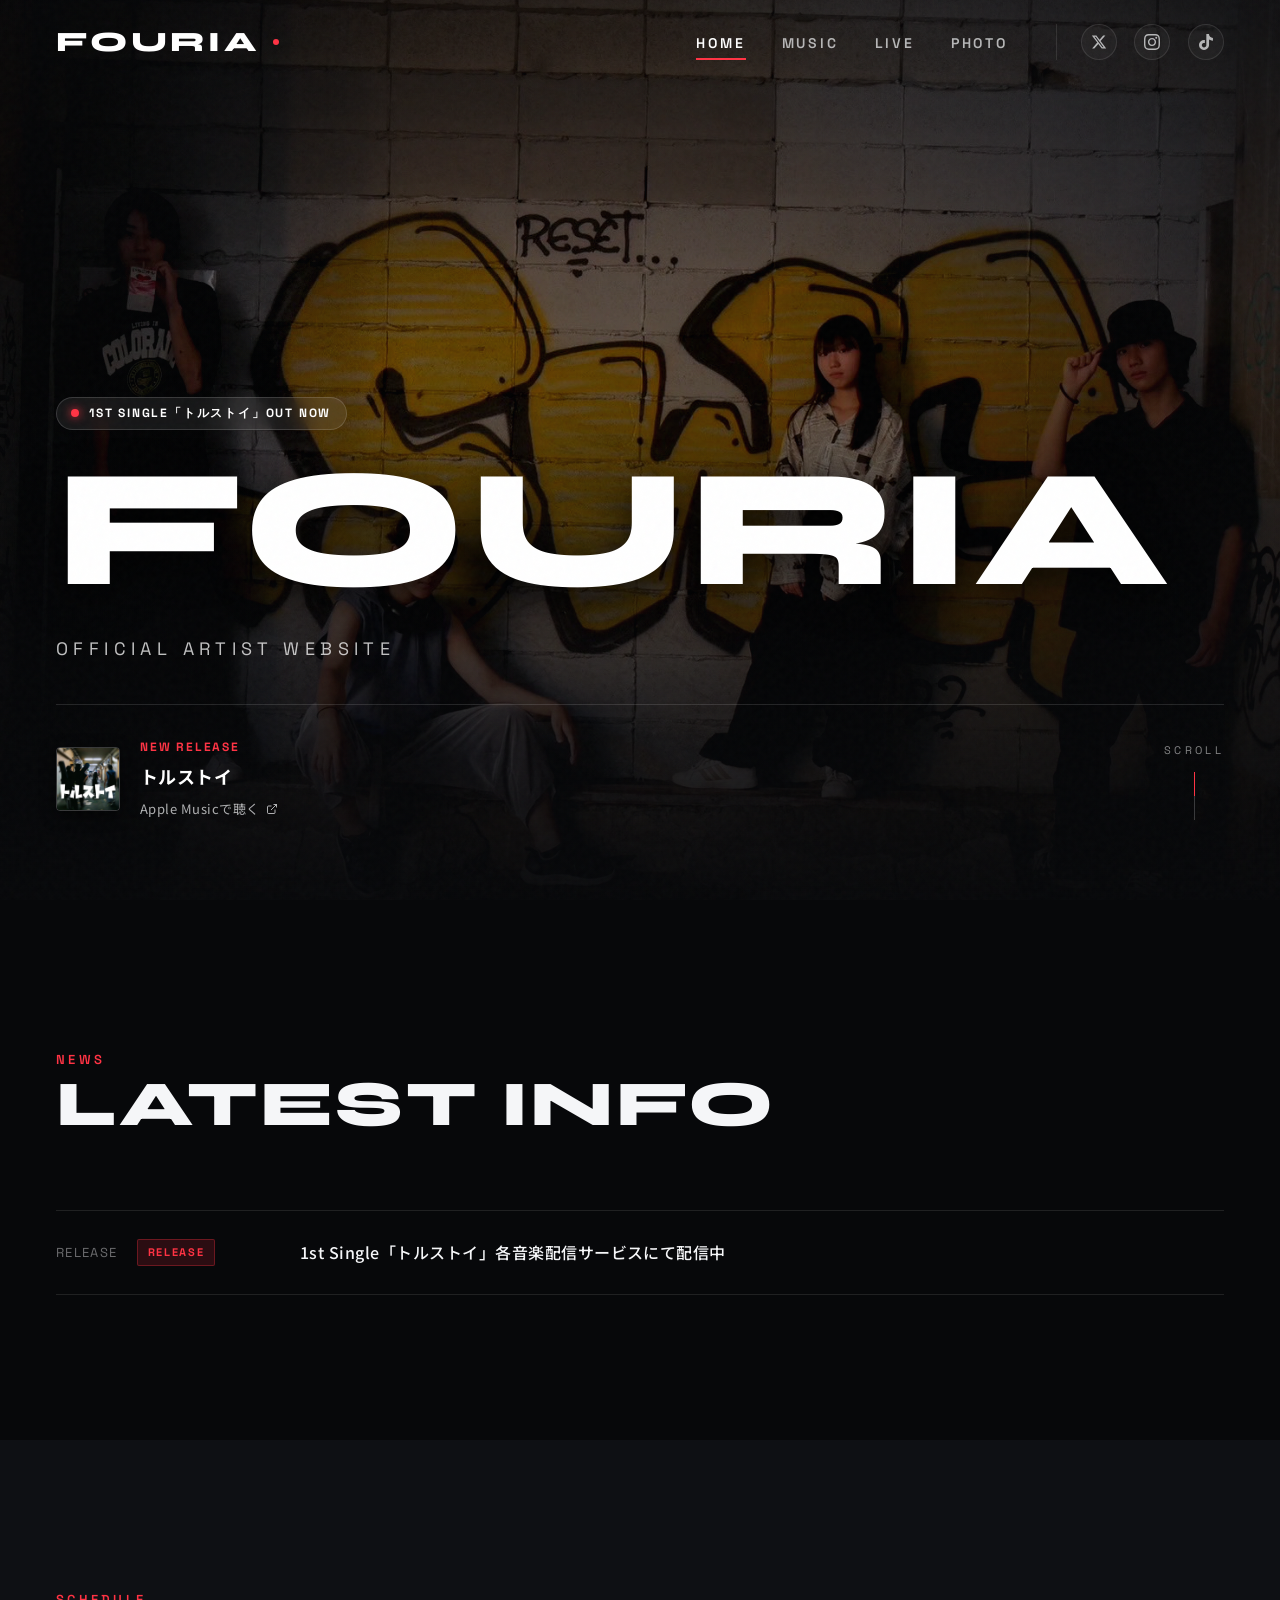
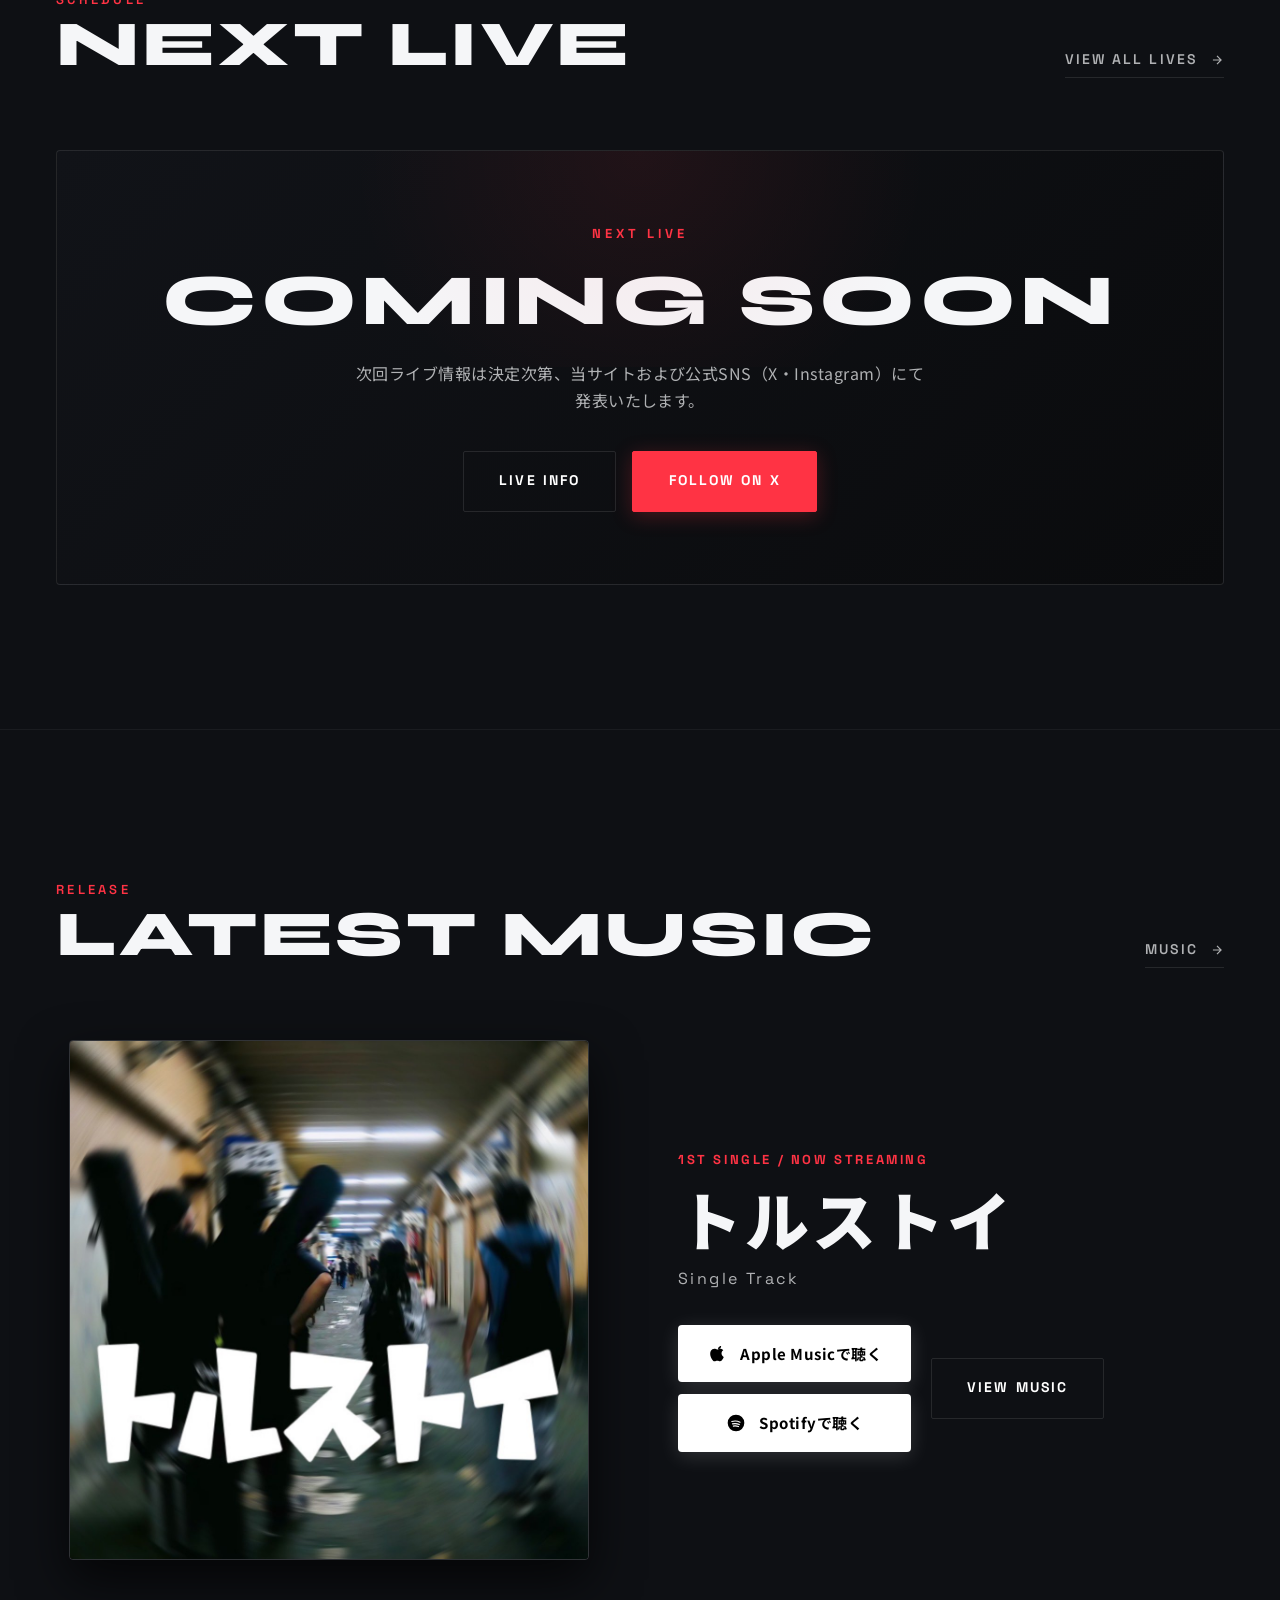
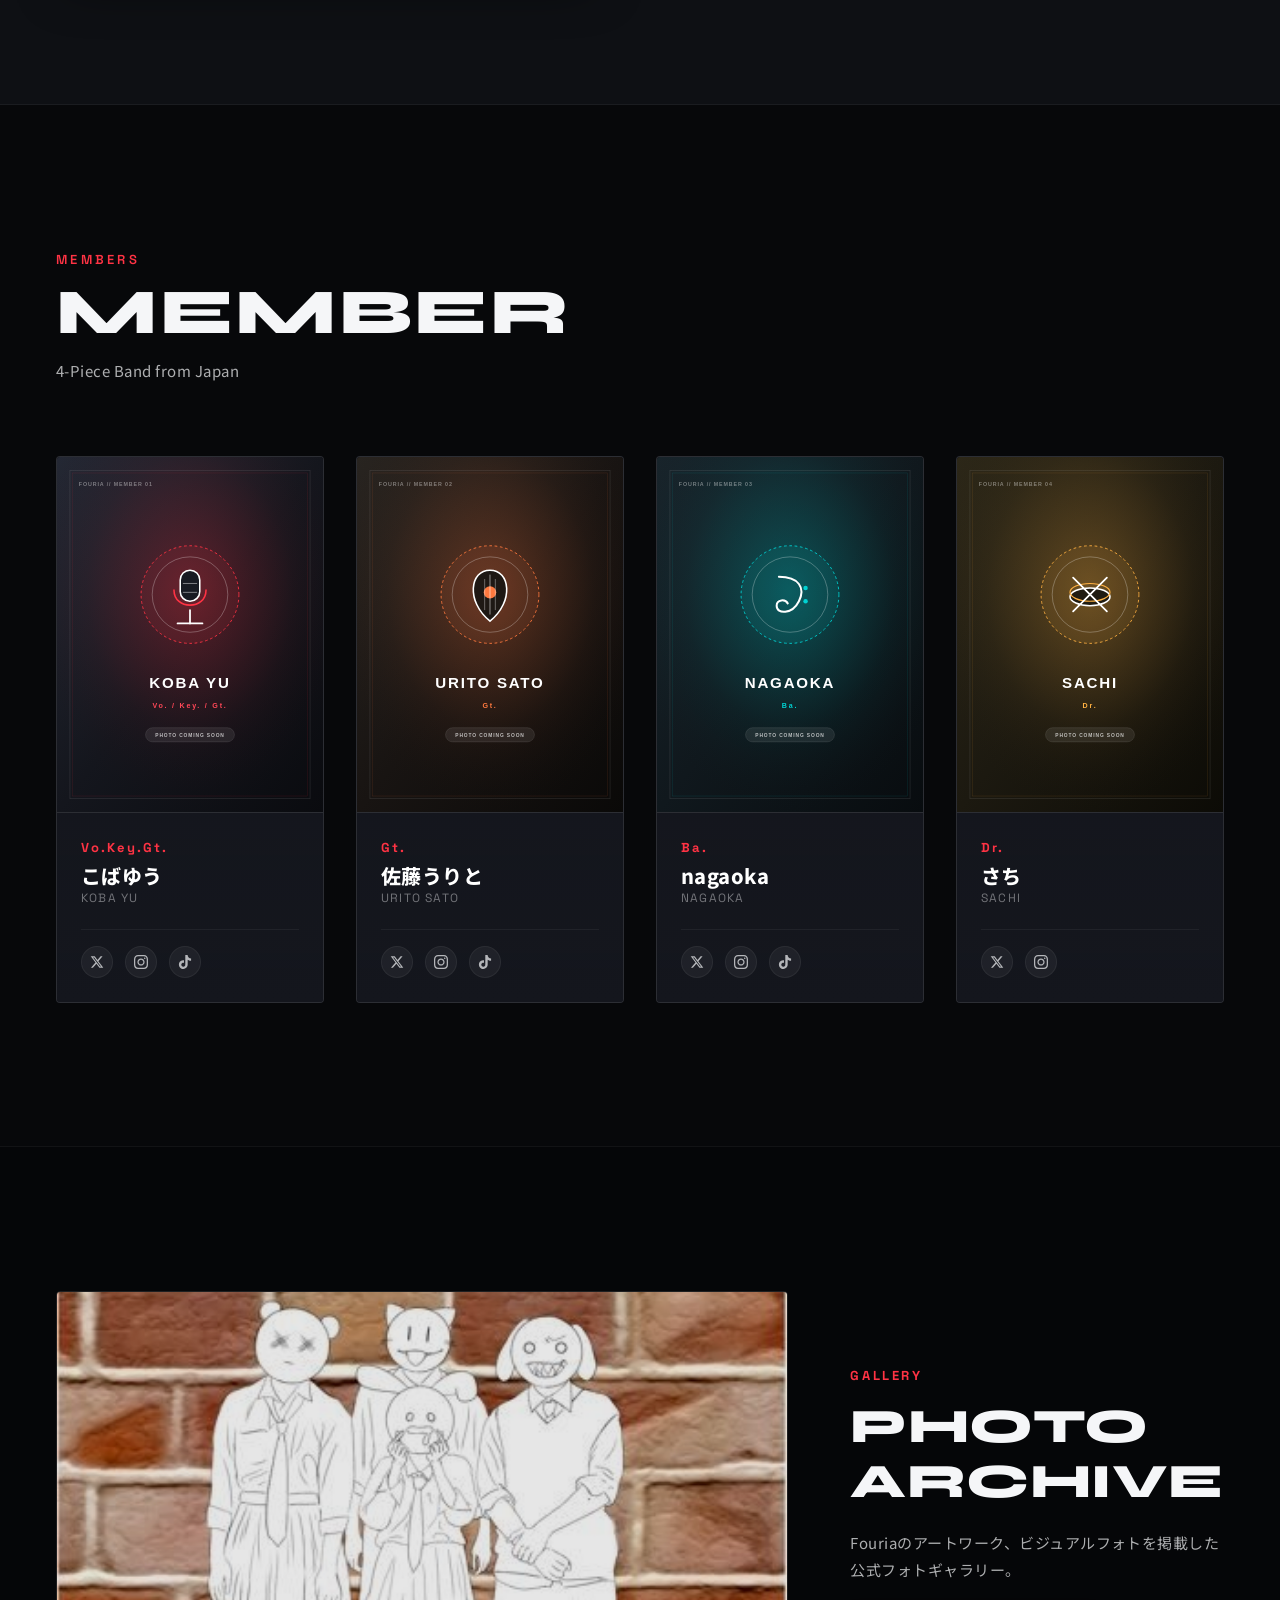
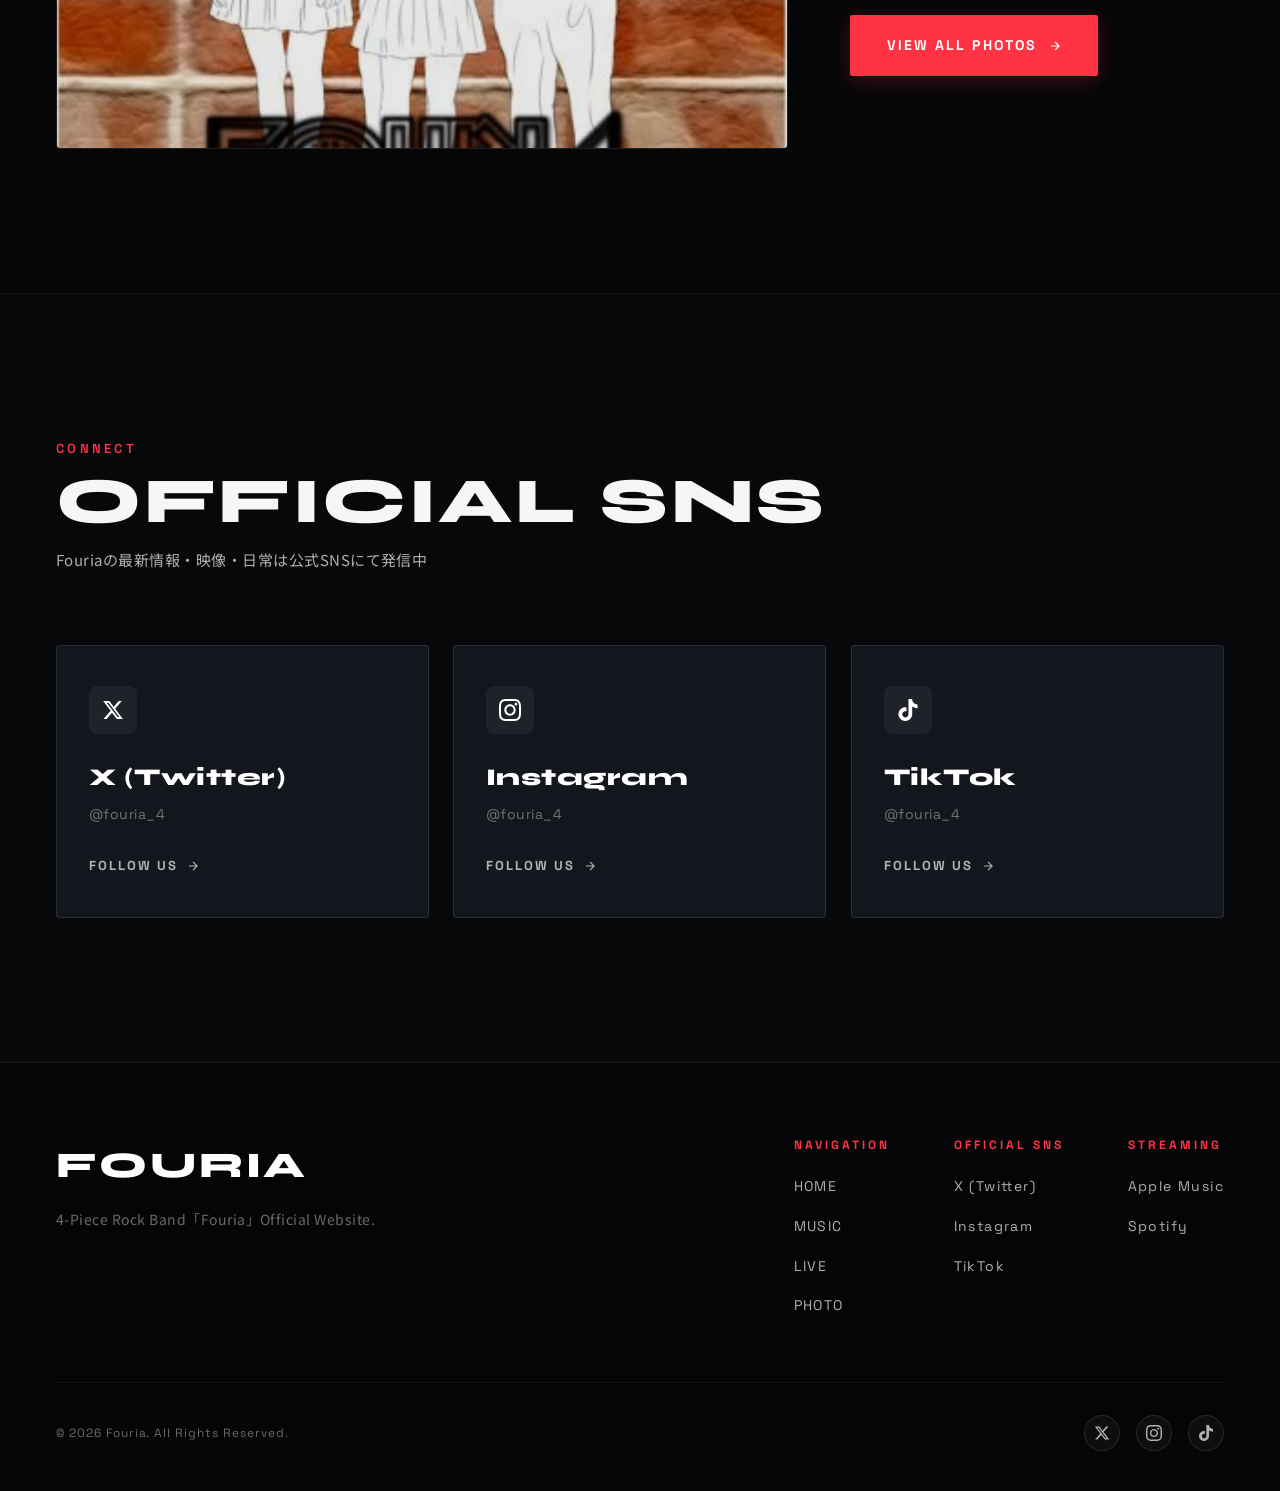
<file: index.html>
<!DOCTYPE html>
<html lang="ja">
<head>
  <meta charset="UTF-8">
  <meta name="viewport" content="width=device-width, initial-scale=1.0">
  <title>Fouria | Official Website</title>
  <meta name="description" content="Fouriaの公式Webサイト。最新の楽曲、ライブ情報、写真などを掲載。">
  <link rel="icon" type="image/svg+xml" href="favicon.svg">

  <!-- Open Graph / OGP -->
  <meta property="og:type" content="website">
  <meta property="og:title" content="Fouria | Official Website">
  <meta property="og:description" content="Fouriaの公式Webサイト。最新の楽曲、ライブ情報、写真などを掲載。">
  <meta property="og:image" content="images/music/tolstoy.jpg">
  <meta name="twitter:card" content="summary_large_image">
  <meta name="twitter:site" content="@fouria_4">

  <!-- Google Fonts -->
  <link rel="preconnect" href="https://fonts.googleapis.com">
  <link rel="preconnect" href="https://fonts.gstatic.com" crossorigin>
  <link href="https://fonts.googleapis.com/css2?family=Noto+Sans+JP:wght@400;500;700;900&family=Space+Grotesk:wght@500;600;700&family=Syne:wght@700;800;900&display=swap" rel="stylesheet">

  <!-- Main Stylesheet -->
  <link rel="stylesheet" href="css/style.css">
</head>
<body data-page="home">

  <!-- ======================================================================
       HEADER / GLOBAL NAVIGATION
       ====================================================================== -->
  <header class="site-header" id="site-header">
    <div class="container header-inner">
      <!-- Band Brand Logo -->
      <a href="index.html" class="site-logo" aria-label="Fouria Official Website">
        <span class="site-logo__text">FOURIA</span>
        <span class="site-logo__dot"></span>
      </a>

      <!-- Desktop Navigation -->
      <nav class="desktop-nav" aria-label="Primary Navigation">
        <ul class="nav-links">
          <li><a href="index.html" class="nav-link active">HOME</a></li>
          <li><a href="music.html" class="nav-link">MUSIC</a></li>
          <li><a href="live.html" class="nav-link">LIVE</a></li>
          <li><a href="photo.html" class="nav-link">PHOTO</a></li>
        </ul>

        <!-- Quick SNS Links -->
        <div class="header-sns">
          <a href="https://x.com/fouria_4?s=11" target="_blank" rel="noopener noreferrer" class="sns-icon-btn" title="Fouria on X" aria-label="Fouria Official X">
            <svg viewBox="0 0 24 24" width="15" height="15"><path fill="currentColor" d="M18.244 2.25h3.308l-7.227 8.26 8.502 11.24H16.17l-5.214-6.817L4.99 21.75H1.68l7.73-8.835L1.254 2.25H8.08l4.713 6.231zm-1.161 17.52h1.833L7.084 4.126H5.117z"/></svg>
          </a>
          <a href="https://www.instagram.com/fouria_4/" target="_blank" rel="noopener noreferrer" class="sns-icon-btn" title="Fouria on Instagram" aria-label="Fouria Official Instagram">
            <svg viewBox="0 0 24 24" width="15" height="15"><path fill="currentColor" d="M12 2.163c3.204 0 3.584.012 4.85.07 3.252.148 4.771 1.691 4.919 4.919.058 1.265.069 1.645.069 4.849 0 3.205-.012 3.584-.069 4.849-.149 3.225-1.664 4.771-4.919 4.919-1.266.058-1.644.07-4.85.07-3.204 0-3.584-.012-4.849-.07-3.26-.149-4.771-1.699-4.919-4.92-.058-1.265-.07-1.644-.07-4.849 0-3.204.013-3.583.07-4.849.149-3.227 1.664-4.771 4.919-4.919 1.266-.057 1.645-.069 4.849-.069zm0-2.163c-3.259 0-3.667.014-4.947.072-4.358.2-6.78 2.618-6.98 6.98-.059 1.281-.073 1.689-.073 4.948 0 3.259.014 3.668.072 4.948.2 4.358 2.618 6.78 6.98 6.98 1.281.058 1.689.072 4.948.072 3.259 0 3.668-.014 4.948-.072 4.354-.2 6.782-2.618 6.979-6.98.059-1.28.073-1.689.073-4.948 0-3.259-.014-3.667-.072-4.947-.196-4.354-2.617-6.78-6.979-6.98-1.281-.059-1.69-.073-4.949-.073zm0 5.838c-3.403 0-6.162 2.759-6.162 6.162s2.759 6.163 6.162 6.163 6.162-2.759 6.162-6.163c0-3.403-2.759-6.162-6.162-6.162zm0 10.162c-2.209 0-4-1.79-4-4 0-2.209 1.791-4 4-4s4 1.791 4 4c0 2.21-1.791 4-4 4zm6.406-11.845c-.796 0-1.441.645-1.441 1.44s.645 1.44 1.441 1.44c.795 0 1.439-.645 1.439-1.44s-.644-1.44-1.439-1.44z"/></svg>
          </a>
          <a href="https://www.tiktok.com/@fouria_4" target="_blank" rel="noopener noreferrer" class="sns-icon-btn" title="Fouria on TikTok" aria-label="Fouria Official TikTok">
            <svg viewBox="0 0 24 24" width="15" height="15"><path fill="currentColor" d="M12.525.02c1.31-.02 2.61-.01 3.91-.02.08 1.53.63 3.09 1.75 4.17 1.12 1.11 2.7 1.62 4.24 1.79v4.03c-1.44-.05-2.89-.35-4.2-.97-.57-.26-1.1-.59-1.62-.93-.01 2.92.01 5.84-.02 8.75-.08 1.4-.54 2.79-1.35 3.94-1.31 1.92-3.58 3.17-5.91 3.21-1.43.08-2.86-.31-4.08-1.03-2.02-1.19-3.44-3.37-3.65-5.71-.02-.5-.03-1-.01-1.49.18-1.9 1.12-3.72 2.58-4.96 1.66-1.44 3.98-2.13 6.15-1.72.02 1.48-.04 2.96-.04 4.44-.99-.32-2.15-.23-3.02.37-.63.41-1.11 1.04-1.36 1.75-.21.51-.24 1.07-.14 1.61.24 1.64 1.82 3.02 3.5 2.87 1.12-.01 2.19-.66 2.77-1.61.19-.33.4-.67.41-1.06.1-1.79.06-3.57.07-5.36.01-4.03-.01-8.05.02-12.07z"/></svg>
          </a>
        </div>
      </nav>

      <!-- Mobile Hamburger Button -->
      <button type="button" class="menu-toggle" aria-label="Toggle menu" aria-expanded="false">
        <span class="menu-toggle__line"></span>
        <span class="menu-toggle__line"></span>
      </button>
    </div>
  </header>

  <!-- Mobile Fullscreen Navigation Overlay -->
  <div class="mobile-nav" id="mobile-nav" aria-hidden="true">
    <ul class="mobile-nav__list">
      <li><a href="index.html" class="mobile-nav__link active"><span class="num">01</span>HOME</a></li>
      <li><a href="music.html" class="mobile-nav__link"><span class="num">02</span>MUSIC</a></li>
      <li><a href="live.html" class="mobile-nav__link"><span class="num">03</span>LIVE</a></li>
      <li><a href="photo.html" class="mobile-nav__link"><span class="num">04</span>PHOTO</a></li>
    </ul>

    <div class="mobile-nav__footer">
      <span class="mobile-nav__sns-label">OFFICIAL SNS</span>
      <div class="mobile-nav__sns-links">
        <a href="https://x.com/fouria_4?s=11" target="_blank" rel="noopener noreferrer" class="sns-icon-btn" aria-label="X">
          <svg viewBox="0 0 24 24" width="16" height="16"><path fill="currentColor" d="M18.244 2.25h3.308l-7.227 8.26 8.502 11.24H16.17l-5.214-6.817L4.99 21.75H1.68l7.73-8.835L1.254 2.25H8.08l4.713 6.231zm-1.161 17.52h1.833L7.084 4.126H5.117z"/></svg>
        </a>
        <a href="https://www.instagram.com/fouria_4/" target="_blank" rel="noopener noreferrer" class="sns-icon-btn" aria-label="Instagram">
          <svg viewBox="0 0 24 24" width="16" height="16"><path fill="currentColor" d="M12 2.163c3.204 0 3.584.012 4.85.07 3.252.148 4.771 1.691 4.919 4.919.058 1.265.069 1.645.069 4.849 0 3.205-.012 3.584-.069 4.849-.149 3.225-1.664 4.771-4.919 4.919-1.266.058-1.644.07-4.85.07-3.204 0-3.584-.012-4.849-.07-3.26-.149-4.771-1.699-4.919-4.92-.058-1.265-.07-1.644-.07-4.849 0-3.204.013-3.583.07-4.849.149-3.227 1.664-4.771 4.919-4.919 1.266-.057 1.645-.069 4.849-.069zm0-2.163c-3.259 0-3.667.014-4.947.072-4.358.2-6.78 2.618-6.98 6.98-.059 1.281-.073 1.689-.073 4.948 0 3.259.014 3.668.072 4.948.2 4.358 2.618 6.78 6.98 6.98 1.281.058 1.689.072 4.948.072 3.259 0 3.668-.014 4.948-.072 4.354-.2 6.782-2.618 6.979-6.98.059-1.28.073-1.689.073-4.948 0-3.259-.014-3.667-.072-4.947-.196-4.354-2.617-6.78-6.979-6.98-1.281-.059-1.69-.073-4.949-.073zm0 5.838c-3.403 0-6.162 2.759-6.162 6.162s2.759 6.163 6.162 6.163 6.162-2.759 6.162-6.163c0-3.403-2.759-6.162-6.162-6.162zm0 10.162c-2.209 0-4-1.79-4-4 0-2.209 1.791-4 4-4s4 1.791 4 4c0 2.21-1.791 4-4 4zm6.406-11.845c-.796 0-1.441.645-1.441 1.44s.645 1.44 1.441 1.44c.795 0 1.439-.645 1.439-1.44s-.644-1.44-1.439-1.44z"/></svg>
        </a>
        <a href="https://www.tiktok.com/@fouria_4" target="_blank" rel="noopener noreferrer" class="sns-icon-btn" aria-label="TikTok">
          <svg viewBox="0 0 24 24" width="16" height="16"><path fill="currentColor" d="M12.525.02c1.31-.02 2.61-.01 3.91-.02.08 1.53.63 3.09 1.75 4.17 1.12 1.11 2.7 1.62 4.24 1.79v4.03c-1.44-.05-2.89-.35-4.2-.97-.57-.26-1.1-.59-1.62-.93-.01 2.92.01 5.84-.02 8.75-.08 1.4-.54 2.79-1.35 3.94-1.31 1.92-3.58 3.17-5.91 3.21-1.43.08-2.86-.31-4.08-1.03-2.02-1.19-3.44-3.37-3.65-5.71-.02-.5-.03-1-.01-1.49.18-1.9 1.12-3.72 2.58-4.96 1.66-1.44 3.98-2.13 6.15-1.72.02 1.48-.04 2.96-.04 4.44-.99-.32-2.15-.23-3.02.37-.63.41-1.11 1.04-1.36 1.75-.21.51-.24 1.07-.14 1.61.24 1.64 1.82 3.02 3.5 2.87 1.12-.01 2.19-.66 2.77-1.61.19-.33.4-.67.41-1.06.1-1.79.06-3.57.07-5.36.01-4.03-.01-8.05.02-12.07z"/></svg>
        </a>
      </div>
    </div>
  </div>

  <main>
    <!-- ======================================================================
         01. HERO SECTION
         ====================================================================== -->
    <section class="hero" id="hero">
      <div class="hero__bg">
        <img src="images/photo/fouria_band.jpg" alt="Fouria members in front of a yellow graffiti wall" class="hero__bg-img" fetchpriority="high">
        <div class="hero__overlay"></div>
      </div>

      <div class="container hero__content">
        <div class="hero__header-badge">
          <span class="badge-dot"></span>
          <span class="badge-text">1st Single「トルストイ」Out Now</span>
        </div>

        <h1 class="hero__title">FOURIA</h1>
        <p class="hero__sub">Official Artist Website</p>

        <div class="hero__footer-row">
          <!-- Featured Music Teaser inside Hero -->
          <div class="hero__release-teaser">
            <a href="https://music.apple.com/jp/album/%E3%83%88%E3%83%AB%E3%82%B9%E3%83%88%E3%82%A4-single/1781209106" target="_blank" rel="noopener noreferrer" class="hero__release-thumb" aria-label="Listen to Tolstoy on Apple Music">
              <img src="images/music/tolstoy.jpg" alt="トルストイ Artwork">
            </a>
            <div class="hero__release-meta">
              <span class="hero__release-tag">NEW RELEASE</span>
              <span class="hero__release-title">トルストイ</span>
              <a href="https://music.apple.com/jp/album/%E3%83%88%E3%83%AB%E3%82%B9%E3%83%88%E3%82%A4-single/1781209106" target="_blank" rel="noopener noreferrer" class="hero__release-cta">
                <span>Apple Musicで聴く</span>
                <svg viewBox="0 0 24 24" width="12" height="12" fill="none" stroke="currentColor" stroke-width="2"><path d="M18 13v6a2 2 0 0 1-2 2H5a2 2 0 0 1-2-2V8a2 2 0 0 1 2-2h6"></path><polyline points="15 3 21 3 21 9"></polyline><line x1="10" y1="14" x2="21" y2="3"></line></svg>
              </a>
            </div>
          </div>

          <!-- Scroll Down Indicator -->
          <div class="hero__scroll-down" aria-hidden="true">
            <span class="hero__scroll-text">SCROLL</span>
            <div class="hero__scroll-line"></div>
          </div>
        </div>
      </div>
    </section>

    <!-- ======================================================================
         02. LATEST / NEWS SECTION
         ====================================================================== -->
    <section class="section-pad" id="news">
      <div class="container">
        <div class="section-header section-header--flex reveal">
          <div>
            <span class="section-tag">NEWS</span>
            <h2 class="section-title">LATEST INFO</h2>
          </div>
        </div>

        <!-- News items rendered by js/main.js from js/data.js -->
        <div class="news-list reveal" id="home-news-list">
          <noscript>
            <div class="news-item news-item--static">
              <div class="news-item__meta">
                <span class="news-item__date">RELEASE</span>
                <span class="news-item__badge">RELEASE</span>
              </div>
              <div class="news-item__title">1st Single「トルストイ」各音楽配信サービスにて配信中</div>
            </div>
          </noscript>
        </div>
      </div>
    </section>

    <!-- ======================================================================
         03. NEXT LIVE SECTION
         ====================================================================== -->
    <section class="section-pad" id="live" style="background-color: var(--color-bg-alt);">
      <div class="container">
        <div class="section-header section-header--flex reveal">
          <div>
            <span class="section-tag">SCHEDULE</span>
            <h2 class="section-title">NEXT LIVE</h2>
          </div>
          <a href="live.html" class="view-more-link">
            <span>VIEW ALL LIVES</span>
            <svg viewBox="0 0 24 24"><path fill="none" stroke="currentColor" stroke-width="2" d="M5 12h14M12 5l7 7-7 7"/></svg>
          </a>
        </div>

        <!-- Live info rendered by js/main.js from js/data.js (Shows COMING SOON if empty) -->
        <div id="home-live-container">
          <!-- Fallback placeholder -->
          <div class="live-coming-card reveal">
            <span class="live-coming__label">NEXT LIVE</span>
            <h3 class="live-coming__title">COMING SOON</h3>
            <p class="live-coming__desc">
              次回ライブ情報は決定次第、当サイトおよび公式SNS（X・Instagram）にて発表いたします。
            </p>
            <div class="live-coming__actions">
              <a href="live.html" class="btn btn-outline">LIVE INFO</a>
              <a href="https://x.com/fouria_4?s=11" target="_blank" rel="noopener noreferrer" class="btn btn-primary">
                FOLLOW ON X
              </a>
            </div>
          </div>
        </div>
      </div>
    </section>

    <!-- ======================================================================
         04. FEATURED / LATEST MUSIC SECTION
         ====================================================================== -->
    <section class="section-pad featured-music" id="music">
      <div class="container">
        <div class="section-header section-header--flex reveal">
          <div>
            <span class="section-tag">RELEASE</span>
            <h2 class="section-title">LATEST MUSIC</h2>
          </div>
          <a href="music.html" class="view-more-link">
            <span>MUSIC</span>
            <svg viewBox="0 0 24 24"><path fill="none" stroke="currentColor" stroke-width="2" d="M5 12h14M12 5l7 7-7 7"/></svg>
          </a>
        </div>

        <div class="music-spotlight">
          <!-- Large Artwork with Apple Music Link -->
          <div class="music-spotlight__artwork-wrap reveal">
            <a href="https://music.apple.com/jp/album/%E3%83%88%E3%83%AB%E3%82%B9%E3%83%88%E3%82%A4-single/1781209106" target="_blank" rel="noopener noreferrer" class="music-spotlight__artwork-link" aria-label="Single「トルストイ」をApple Musicで聴く">
              <img src="images/music/tolstoy.jpg" alt="Fouria - トルストイ Jacket Artwork" class="music-spotlight__artwork-img">
              <div class="music-spotlight__play-badge">
                <div class="play-circle">
                  <svg viewBox="0 0 24 24"><polygon fill="currentColor" points="5 3 19 12 5 21 5 3"></polygon></svg>
                </div>
                <span class="play-text">LISTEN ON APPLE MUSIC</span>
              </div>
            </a>
          </div>

          <!-- Track Info & Action -->
          <div class="music-spotlight__info reveal reveal-delay-2">
            <span class="music-spotlight__label">1ST SINGLE / NOW STREAMING</span>
            <h3 class="music-spotlight__title">トルストイ</h3>
            <p class="music-spotlight__type">Single Track</p>
            <div class="music-spotlight__actions">
              <div class="streaming-actions streaming-actions--vertical">
              <a href="https://music.apple.com/jp/album/%E3%83%88%E3%83%AB%E3%82%B9%E3%83%88%E3%82%A4-single/1781209106" target="_blank" rel="noopener noreferrer" class="btn-applemusic">
                <svg viewBox="0 0 24 24"><path fill="currentColor" d="M18.71 19.5c-.83 1.24-1.71 2.45-3.05 2.47-1.34.03-1.77-.79-3.29-.79-1.53 0-2 .77-3.27.82-1.31.05-2.3-1.32-3.14-2.53C4.25 17 2.94 12.45 4.7 9.39c.87-1.52 2.43-2.48 4.12-2.51 1.28-.02 2.5.87 3.29.87.78 0 2.26-1.07 3.81-.91.65.03 2.47.26 3.64 1.98-.09.06-2.17 1.28-2.15 3.81.03 3.02 2.65 4.03 2.68 4.04-.03.07-.42 1.44-1.38 2.83M15.97 6.37c.61-.75 1.04-1.8 1.01-2.87-.96.04-2.13.64-2.79 1.43-.57.66-1.06 1.73-.93 2.76 1.08.08 2.1-1.01 2.71-1.32z"/></svg>
                <span>Apple Musicで聴く</span>
              </a>
              <a href="https://open.spotify.com/track/15N1RzuWmuNK1fmCiFTPmH?si=EIiYYJM-R8mi6MQUTX7Etw&utm_source=line" target="_blank" rel="noopener noreferrer" class="btn-spotify">
                <svg viewBox="0 0 24 24" aria-hidden="true"><circle cx="12" cy="12" r="10" fill="currentColor"></circle><path d="M7 10.2c3.2-1 6.8-.7 9.8.8M7.8 13.1c2.7-.7 5.7-.4 8.2.8M8.8 15.7c2.1-.5 4.3-.2 6.2.6" fill="none" stroke="#fff" stroke-width="1.35" stroke-linecap="round"></path></svg>
                <span>Spotifyで聴く</span>
              </a>
              </div>
              <a href="music.html" class="btn btn-outline">
                <span>VIEW MUSIC</span>
              </a>
            </div>
          </div>
        </div>
      </div>
    </section>

    <!-- ======================================================================
         05. MEMBER SECTION
         ====================================================================== -->
    <section class="section-pad" id="member">
      <div class="container">
        <div class="section-header reveal">
          <span class="section-tag">MEMBERS</span>
          <h2 class="section-title">MEMBER</h2>
          <p class="section-sub">4-Piece Band from Japan</p>
        </div>

        <!-- 4 Members Grid (Rendered by js/main.js from js/data.js) -->
        <div class="members-grid" id="home-member-grid">
          <!-- Fallback statically for SEO / No-JS -->
          <!-- 1. こばゆう (Vo.Key.Gt.) -->
          <div class="member-card">
            <div class="member-card__photo-wrap">
              <img src="images/members/kobayu.svg" alt="Fouria こばゆう (Vo.Key.Gt.)" class="member-card__img" loading="lazy">
            </div>
            <div class="member-card__body">
              <span class="member-card__part">Vo.Key.Gt.</span>
              <h3 class="member-card__name">こばゆう</h3>
              <span class="member-card__name-en">KOBA YU</span>
              <div class="member-card__sns">
                <a href="https://x.com/youhuax11?s=11" target="_blank" rel="noopener noreferrer" class="member-sns-link" aria-label="こばゆう X"><svg viewBox="0 0 24 24" width="14" height="14"><path fill="currentColor" d="M18.244 2.25h3.308l-7.227 8.26 8.502 11.24H16.17l-5.214-6.817L4.99 21.75H1.68l7.73-8.835L1.254 2.25H8.08l4.713 6.231zm-1.161 17.52h1.833L7.084 4.126H5.117z"/></svg></a>
                <a href="https://www.instagram.com/k_o8yv/" target="_blank" rel="noopener noreferrer" class="member-sns-link" aria-label="こばゆう Instagram"><svg viewBox="0 0 24 24" width="14" height="14"><path fill="currentColor" d="M12 2.163c3.204 0 3.584.012 4.85.07 3.252.148 4.771 1.691 4.919 4.919.058 1.265.069 1.645.069 4.849 0 3.205-.012 3.584-.069 4.849-.149 3.225-1.664 4.771-4.919 4.919-1.266.058-1.644.07-4.85.07-3.204 0-3.584-.012-4.849-.07-3.26-.149-4.771-1.699-4.919-4.92-.058-1.265-.07-1.644-.07-4.849 0-3.204.013-3.583.07-4.849.149-3.227 1.664-4.771 4.919-4.919 1.266-.057 1.645-.069 4.849-.069zm0-2.163c-3.259 0-3.667.014-4.947.072-4.358.2-6.78 2.618-6.98 6.98-.059 1.281-.073 1.689-.073 4.948 0 3.259.014 3.668.072 4.948.2 4.358 2.618 6.78 6.98 6.98 1.281.058 1.689.072 4.948.072 3.259 0 3.668-.014 4.948-.072 4.354-.2 6.782-2.618 6.979-6.98.059-1.28.073-1.689.073-4.948 0-3.259-.014-3.667-.072-4.947-.196-4.354-2.617-6.78-6.979-6.98-1.281-.059-1.69-.073-4.949-.073zm0 5.838c-3.403 0-6.162 2.759-6.162 6.162s2.759 6.163 6.162 6.163 6.162-2.759 6.162-6.163c0-3.403-2.759-6.162-6.162-6.162zm0 10.162c-2.209 0-4-1.79-4-4 0-2.209 1.791-4 4-4s4 1.791 4 4c0 2.21-1.791 4-4 4zm6.406-11.845c-.796 0-1.441.645-1.441 1.44s.645 1.44 1.441 1.44c.795 0 1.439-.645 1.439-1.44s-.644-1.44-1.439-1.44z"/></svg></a>
                <a href="https://www.tiktok.com/@kobahapi07" target="_blank" rel="noopener noreferrer" class="member-sns-link" aria-label="こばゆう TikTok"><svg viewBox="0 0 24 24" width="14" height="14"><path fill="currentColor" d="M12.525.02c1.31-.02 2.61-.01 3.91-.02.08 1.53.63 3.09 1.75 4.17 1.12 1.11 2.7 1.62 4.24 1.79v4.03c-1.44-.05-2.89-.35-4.2-.97-.57-.26-1.1-.59-1.62-.93-.01 2.92.01 5.84-.02 8.75-.08 1.4-.54 2.79-1.35 3.94-1.31 1.92-3.58 3.17-5.91 3.21-1.43.08-2.86-.31-4.08-1.03-2.02-1.19-3.44-3.37-3.65-5.71-.02-.5-.03-1-.01-1.49.18-1.9 1.12-3.72 2.58-4.96 1.66-1.44 3.98-2.13 6.15-1.72.02 1.48-.04 2.96-.04 4.44-.99-.32-2.15-.23-3.02.37-.63.41-1.11 1.04-1.36 1.75-.21.51-.24 1.07-.14 1.61.24 1.64 1.82 3.02 3.5 2.87 1.12-.01 2.19-.66 2.77-1.61.19-.33.4-.67.41-1.06.1-1.79.06-3.57.07-5.36.01-4.03-.01-8.05.02-12.07z"/></svg></a>
              </div>
            </div>
          </div>

          <!-- 2. 佐藤うりと (Gt.) -->
          <div class="member-card">
            <div class="member-card__photo-wrap">
              <img src="images/members/sato_urito.svg" alt="Fouria 佐藤うりと (Gt.)" class="member-card__img" loading="lazy">
            </div>
            <div class="member-card__body">
              <span class="member-card__part">Gt.</span>
              <h3 class="member-card__name">佐藤うりと</h3>
              <span class="member-card__name-en">URITO SATO</span>
              <div class="member-card__sns">
                <a href="https://x.com/uritogt?s=11" target="_blank" rel="noopener noreferrer" class="member-sns-link" aria-label="佐藤うりと X"><svg viewBox="0 0 24 24" width="14" height="14"><path fill="currentColor" d="M18.244 2.25h3.308l-7.227 8.26 8.502 11.24H16.17l-5.214-6.817L4.99 21.75H1.68l7.73-8.835L1.254 2.25H8.08l4.713 6.231zm-1.161 17.52h1.833L7.084 4.126H5.117z"/></svg></a>
                <a href="https://www.instagram.com/uritogt/" target="_blank" rel="noopener noreferrer" class="member-sns-link" aria-label="佐藤うりと Instagram"><svg viewBox="0 0 24 24" width="14" height="14"><path fill="currentColor" d="M12 2.163c3.204 0 3.584.012 4.85.07 3.252.148 4.771 1.691 4.919 4.919.058 1.265.069 1.645.069 4.849 0 3.205-.012 3.584-.069 4.849-.149 3.225-1.664 4.771-4.919 4.919-1.266.058-1.644.07-4.85.07-3.204 0-3.584-.012-4.849-.07-3.26-.149-4.771-1.699-4.919-4.92-.058-1.265-.07-1.644-.07-4.849 0-3.204.013-3.583.07-4.849.149-3.227 1.664-4.771 4.919-4.919 1.266-.057 1.645-.069 4.849-.069zm0-2.163c-3.259 0-3.667.014-4.947.072-4.358.2-6.78 2.618-6.98 6.98-.059 1.281-.073 1.689-.073 4.948 0 3.259.014 3.668.072 4.948.2 4.358 2.618 6.78 6.98 6.98 1.281.058 1.689.072 4.948.072 3.259 0 3.668-.014 4.948-.072 4.354-.2 6.782-2.618 6.979-6.98.059-1.28.073-1.689.073-4.948 0-3.259-.014-3.667-.072-4.947-.196-4.354-2.617-6.78-6.979-6.98-1.281-.059-1.69-.073-4.949-.073zm0 5.838c-3.403 0-6.162 2.759-6.162 6.162s2.759 6.163 6.162 6.163 6.162-2.759 6.162-6.163c0-3.403-2.759-6.162-6.162-6.162zm0 10.162c-2.209 0-4-1.79-4-4 0-2.209 1.791-4 4-4s4 1.791 4 4c0 2.21-1.791 4-4 4zm6.406-11.845c-.796 0-1.441.645-1.441 1.44s.645 1.44 1.441 1.44c.795 0 1.439-.645 1.439-1.44s-.644-1.44-1.439-1.44z"/></svg></a>
                <a href="https://www.tiktok.com/@uritogt" target="_blank" rel="noopener noreferrer" class="member-sns-link" aria-label="佐藤うりと TikTok"><svg viewBox="0 0 24 24" width="14" height="14"><path fill="currentColor" d="M12.525.02c1.31-.02 2.61-.01 3.91-.02.08 1.53.63 3.09 1.75 4.17 1.12 1.11 2.7 1.62 4.24 1.79v4.03c-1.44-.05-2.89-.35-4.2-.97-.57-.26-1.1-.59-1.62-.93-.01 2.92.01 5.84-.02 8.75-.08 1.4-.54 2.79-1.35 3.94-1.31 1.92-3.58 3.17-5.91 3.21-1.43.08-2.86-.31-4.08-1.03-2.02-1.19-3.44-3.37-3.65-5.71-.02-.5-.03-1-.01-1.49.18-1.9 1.12-3.72 2.58-4.96 1.66-1.44 3.98-2.13 6.15-1.72.02 1.48-.04 2.96-.04 4.44-.99-.32-2.15-.23-3.02.37-.63.41-1.11 1.04-1.36 1.75-.21.51-.24 1.07-.14 1.61.24 1.64 1.82 3.02 3.5 2.87 1.12-.01 2.19-.66 2.77-1.61.19-.33.4-.67.41-1.06.1-1.79.06-3.57.07-5.36.01-4.03-.01-8.05.02-12.07z"/></svg></a>
              </div>
            </div>
          </div>

          <!-- 3. nagaoka (Ba.) -->
          <div class="member-card">
            <div class="member-card__photo-wrap">
              <img src="images/members/nagaoka.svg" alt="Fouria nagaoka (Ba.)" class="member-card__img" loading="lazy">
            </div>
            <div class="member-card__body">
              <span class="member-card__part">Ba.</span>
              <h3 class="member-card__name">nagaoka</h3>
              <span class="member-card__name-en">NAGAOKA</span>
              <div class="member-card__sns">
                <a href="https://x.com/n_boc4?s=11" target="_blank" rel="noopener noreferrer" class="member-sns-link" aria-label="nagaoka X"><svg viewBox="0 0 24 24" width="14" height="14"><path fill="currentColor" d="M18.244 2.25h3.308l-7.227 8.26 8.502 11.24H16.17l-5.214-6.817L4.99 21.75H1.68l7.73-8.835L1.254 2.25H8.08l4.713 6.231zm-1.161 17.52h1.833L7.084 4.126H5.117z"/></svg></a>
                <a href="https://www.instagram.com/_ngokbb/" target="_blank" rel="noopener noreferrer" class="member-sns-link" aria-label="nagaoka Instagram"><svg viewBox="0 0 24 24" width="14" height="14"><path fill="currentColor" d="M12 2.163c3.204 0 3.584.012 4.85.07 3.252.148 4.771 1.691 4.919 4.919.058 1.265.069 1.645.069 4.849 0 3.205-.012 3.584-.069 4.849-.149 3.225-1.664 4.771-4.919 4.919-1.266.058-1.644.07-4.85.07-3.204 0-3.584-.012-4.849-.07-3.26-.149-4.771-1.699-4.919-4.92-.058-1.265-.07-1.644-.07-4.849 0-3.204.013-3.583.07-4.849.149-3.227 1.664-4.771 4.919-4.919 1.266-.057 1.645-.069 4.849-.069zm0-2.163c-3.259 0-3.667.014-4.947.072-4.358.2-6.78 2.618-6.98 6.98-.059 1.281-.073 1.689-.073 4.948 0 3.259.014 3.668.072 4.948.2 4.358 2.618 6.78 6.98 6.98 1.281.058 1.689.072 4.948.072 3.259 0 3.668-.014 4.948-.072 4.354-.2 6.782-2.618 6.979-6.98.059-1.28.073-1.689.073-4.948 0-3.259-.014-3.667-.072-4.947-.196-4.354-2.617-6.78-6.979-6.98-1.281-.059-1.69-.073-4.949-.073zm0 5.838c-3.403 0-6.162 2.759-6.162 6.162s2.759 6.163 6.162 6.163 6.162-2.759 6.162-6.163c0-3.403-2.759-6.162-6.162-6.162zm0 10.162c-2.209 0-4-1.79-4-4 0-2.209 1.791-4 4-4s4 1.791 4 4c0 2.21-1.791 4-4 4zm6.406-11.845c-.796 0-1.441.645-1.441 1.44s.645 1.44 1.441 1.44c.795 0 1.439-.645 1.439-1.44s-.644-1.44-1.439-1.44z"/></svg></a>
                <a href="https://www.tiktok.com/@ngok77b" target="_blank" rel="noopener noreferrer" class="member-sns-link" aria-label="nagaoka TikTok"><svg viewBox="0 0 24 24" width="14" height="14"><path fill="currentColor" d="M12.525.02c1.31-.02 2.61-.01 3.91-.02.08 1.53.63 3.09 1.75 4.17 1.12 1.11 2.7 1.62 4.24 1.79v4.03c-1.44-.05-2.89-.35-4.2-.97-.57-.26-1.1-.59-1.62-.93-.01 2.92.01 5.84-.02 8.75-.08 1.4-.54 2.79-1.35 3.94-1.31 1.92-3.58 3.17-5.91 3.21-1.43.08-2.86-.31-4.08-1.03-2.02-1.19-3.44-3.37-3.65-5.71-.02-.5-.03-1-.01-1.49.18-1.9 1.12-3.72 2.58-4.96 1.66-1.44 3.98-2.13 6.15-1.72.02 1.48-.04 2.96-.04 4.44-.99-.32-2.15-.23-3.02.37-.63.41-1.11 1.04-1.36 1.75-.21.51-.24 1.07-.14 1.61.24 1.64 1.82 3.02 3.5 2.87 1.12-.01 2.19-.66 2.77-1.61.19-.33.4-.67.41-1.06.1-1.79.06-3.57.07-5.36.01-4.03-.01-8.05.02-12.07z"/></svg></a>
              </div>
            </div>
          </div>

          <!-- 4. さち (Dr.) -->
          <div class="member-card">
            <div class="member-card__photo-wrap">
              <img src="images/members/sachi.svg" alt="Fouria さち (Dr.)" class="member-card__img" loading="lazy">
            </div>
            <div class="member-card__body">
              <span class="member-card__part">Dr.</span>
              <h3 class="member-card__name">さち</h3>
              <span class="member-card__name-en">SACHI</span>
              <div class="member-card__sns">
                <a href="https://x.com/sa_cch_i_7?s=11" target="_blank" rel="noopener noreferrer" class="member-sns-link" aria-label="さち X"><svg viewBox="0 0 24 24" width="14" height="14"><path fill="currentColor" d="M18.244 2.25h3.308l-7.227 8.26 8.502 11.24H16.17l-5.214-6.817L4.99 21.75H1.68l7.73-8.835L1.254 2.25H8.08l4.713 6.231zm-1.161 17.52h1.833L7.084 4.126H5.117z"/></svg></a>
                <a href="https://www.instagram.com/s_achi_y07/" target="_blank" rel="noopener noreferrer" class="member-sns-link" aria-label="さち Instagram"><svg viewBox="0 0 24 24" width="14" height="14"><path fill="currentColor" d="M12 2.163c3.204 0 3.584.012 4.85.07 3.252.148 4.771 1.691 4.919 4.919.058 1.265.069 1.645.069 4.849 0 3.205-.012 3.584-.069 4.849-.149 3.225-1.664 4.771-4.919 4.919-1.266.058-1.644.07-4.85.07-3.204 0-3.584-.012-4.849-.07-3.26-.149-4.771-1.699-4.919-4.92-.058-1.265-.07-1.644-.07-4.849 0-3.204.013-3.583.07-4.849.149-3.227 1.664-4.771 4.919-4.919 1.266-.057 1.645-.069 4.849-.069zm0-2.163c-3.259 0-3.667.014-4.947.072-4.358.2-6.78 2.618-6.98 6.98-.059 1.281-.073 1.689-.073 4.948 0 3.259.014 3.668.072 4.948.2 4.358 2.618 6.78 6.98 6.98 1.281.058 1.689.072 4.948.072 3.259 0 3.668-.014 4.948-.072 4.354-.2 6.782-2.618 6.979-6.98.059-1.28.073-1.689.073-4.948 0-3.259-.014-3.667-.072-4.947-.196-4.354-2.617-6.78-6.979-6.98-1.281-.059-1.69-.073-4.949-.073zm0 5.838c-3.403 0-6.162 2.759-6.162 6.162s2.759 6.163 6.162 6.163 6.162-2.759 6.162-6.163c0-3.403-2.759-6.162-6.162-6.162zm0 10.162c-2.209 0-4-1.79-4-4 0-2.209 1.791-4 4-4s4 1.791 4 4c0 2.21-1.791 4-4 4zm6.406-11.845c-.796 0-1.441.645-1.441 1.44s.645 1.44 1.441 1.44c.795 0 1.439-.645 1.439-1.44s-.644-1.44-1.439-1.44z"/></svg></a>
              </div>
            </div>
          </div>
        </div>
      </div>
    </section>

    <!-- ======================================================================
         06. PHOTO TEASER SECTION
         ====================================================================== -->
    <section class="section-pad photo-teaser" id="photo-teaser">
      <div class="container">
        <div class="photo-teaser__grid">
          <div class="photo-teaser__main-frame reveal">
            <img src="images/logo/fouria_icon.jpg" alt="Fouria Official Visual" loading="lazy">
          </div>
          <div class="photo-teaser__info reveal reveal-delay-2">
            <span class="photo-teaser__tag">GALLERY</span>
            <h2 class="photo-teaser__title">PHOTO ARCHIVE</h2>
            <p class="photo-teaser__desc">
              Fouriaのアートワーク、ビジュアルフォトを掲載した公式フォトギャラリー。
            </p>
            <div>
              <a href="photo.html" class="btn btn-primary">
                <span>VIEW ALL PHOTOS</span>
                <svg viewBox="0 0 24 24" width="14" height="14" fill="none" stroke="currentColor" stroke-width="2"><path d="M5 12h14M12 5l7 7-7 7"/></svg>
              </a>
            </div>
          </div>
        </div>
      </div>
    </section>

    <!-- ======================================================================
         07. CONNECT / SNS SECTION
         ====================================================================== -->
    <section class="section-pad sns-section" id="sns">
      <div class="container">
        <div class="section-header reveal">
          <span class="section-tag">CONNECT</span>
          <h2 class="section-title">OFFICIAL SNS</h2>
          <p class="section-sub">Fouriaの最新情報・映像・日常は公式SNSにて発信中</p>
        </div>

        <div class="sns-cards-grid">
          <!-- X -->
          <a href="https://x.com/fouria_4?s=11" target="_blank" rel="noopener noreferrer" class="sns-card reveal reveal-delay-1" aria-label="Fouria Official X">
            <div class="sns-card__icon-box">
              <svg viewBox="0 0 24 24"><path fill="currentColor" d="M18.244 2.25h3.308l-7.227 8.26 8.502 11.24H16.17l-5.214-6.817L4.99 21.75H1.68l7.73-8.835L1.254 2.25H8.08l4.713 6.231zm-1.161 17.52h1.833L7.084 4.126H5.117z"/></svg>
            </div>
            <h3 class="sns-card__service">X (Twitter)</h3>
            <span class="sns-card__handle">@fouria_4</span>
            <span class="sns-card__link">
              <span>FOLLOW US</span>
              <svg viewBox="0 0 24 24" width="14" height="14" fill="none" stroke="currentColor" stroke-width="2"><path d="M5 12h14M12 5l7 7-7 7"/></svg>
            </span>
          </a>

          <!-- Instagram -->
          <a href="https://www.instagram.com/fouria_4/" target="_blank" rel="noopener noreferrer" class="sns-card reveal reveal-delay-2" aria-label="Fouria Official Instagram">
            <div class="sns-card__icon-box">
              <svg viewBox="0 0 24 24"><path fill="currentColor" d="M12 2.163c3.204 0 3.584.012 4.85.07 3.252.148 4.771 1.691 4.919 4.919.058 1.265.069 1.645.069 4.849 0 3.205-.012 3.584-.069 4.849-.149 3.225-1.664 4.771-4.919 4.919-1.266.058-1.644.07-4.85.07-3.204 0-3.584-.012-4.849-.07-3.26-.149-4.771-1.699-4.919-4.92-.058-1.265-.07-1.644-.07-4.849 0-3.204.013-3.583.07-4.849.149-3.227 1.664-4.771 4.919-4.919 1.266-.057 1.645-.069 4.849-.069zm0-2.163c-3.259 0-3.667.014-4.947.072-4.358.2-6.78 2.618-6.98 6.98-.059 1.281-.073 1.689-.073 4.948 0 3.259.014 3.668.072 4.948.2 4.358 2.618 6.78 6.98 6.98 1.281.058 1.689.072 4.948.072 3.259 0 3.668-.014 4.948-.072 4.354-.2 6.782-2.618 6.979-6.98.059-1.28.073-1.689.073-4.948 0-3.259-.014-3.667-.072-4.947-.196-4.354-2.617-6.78-6.979-6.98-1.281-.059-1.69-.073-4.949-.073zm0 5.838c-3.403 0-6.162 2.759-6.162 6.162s2.759 6.163 6.162 6.163 6.162-2.759 6.162-6.163c0-3.403-2.759-6.162-6.162-6.162zm0 10.162c-2.209 0-4-1.79-4-4 0-2.209 1.791-4 4-4s4 1.791 4 4c0 2.21-1.791 4-4 4zm6.406-11.845c-.796 0-1.441.645-1.441 1.44s.645 1.44 1.441 1.44c.795 0 1.439-.645 1.439-1.44s-.644-1.44-1.439-1.44z"/></svg>
            </div>
            <h3 class="sns-card__service">Instagram</h3>
            <span class="sns-card__handle">@fouria_4</span>
            <span class="sns-card__link">
              <span>FOLLOW US</span>
              <svg viewBox="0 0 24 24" width="14" height="14" fill="none" stroke="currentColor" stroke-width="2"><path d="M5 12h14M12 5l7 7-7 7"/></svg>
            </span>
          </a>

          <!-- TikTok -->
          <a href="https://www.tiktok.com/@fouria_4" target="_blank" rel="noopener noreferrer" class="sns-card reveal reveal-delay-3" aria-label="Fouria Official TikTok">
            <div class="sns-card__icon-box">
              <svg viewBox="0 0 24 24"><path fill="currentColor" d="M12.525.02c1.31-.02 2.61-.01 3.91-.02.08 1.53.63 3.09 1.75 4.17 1.12 1.11 2.7 1.62 4.24 1.79v4.03c-1.44-.05-2.89-.35-4.2-.97-.57-.26-1.1-.59-1.62-.93-.01 2.92.01 5.84-.02 8.75-.08 1.4-.54 2.79-1.35 3.94-1.31 1.92-3.58 3.17-5.91 3.21-1.43.08-2.86-.31-4.08-1.03-2.02-1.19-3.44-3.37-3.65-5.71-.02-.5-.03-1-.01-1.49.18-1.9 1.12-3.72 2.58-4.96 1.66-1.44 3.98-2.13 6.15-1.72.02 1.48-.04 2.96-.04 4.44-.99-.32-2.15-.23-3.02.37-.63.41-1.11 1.04-1.36 1.75-.21.51-.24 1.07-.14 1.61.24 1.64 1.82 3.02 3.5 2.87 1.12-.01 2.19-.66 2.77-1.61.19-.33.4-.67.41-1.06.1-1.79.06-3.57.07-5.36.01-4.03-.01-8.05.02-12.07z"/></svg>
            </div>
            <h3 class="sns-card__service">TikTok</h3>
            <span class="sns-card__handle">@fouria_4</span>
            <span class="sns-card__link">
              <span>FOLLOW US</span>
              <svg viewBox="0 0 24 24" width="14" height="14" fill="none" stroke="currentColor" stroke-width="2"><path d="M5 12h14M12 5l7 7-7 7"/></svg>
            </span>
          </a>
        </div>
      </div>
    </section>
  </main>

  <!-- ======================================================================
       FOOTER
       ====================================================================== -->
  <footer class="site-footer">
    <div class="container">
      <div class="footer-top">
        <div class="footer-brand">
          <span class="footer-logo">FOURIA</span>
          <p class="footer-desc">
            4-Piece Rock Band「Fouria」Official Website.
          </p>
        </div>

        <div class="footer-nav">
          <div class="footer-nav-col">
            <span class="footer-nav-col__title">NAVIGATION</span>
            <ul class="footer-links">
              <li><a href="index.html" class="footer-link">HOME</a></li>
              <li><a href="music.html" class="footer-link">MUSIC</a></li>
              <li><a href="live.html" class="footer-link">LIVE</a></li>
              <li><a href="photo.html" class="footer-link">PHOTO</a></li>
            </ul>
          </div>

          <div class="footer-nav-col">
            <span class="footer-nav-col__title">OFFICIAL SNS</span>
            <ul class="footer-links">
              <li><a href="https://x.com/fouria_4?s=11" target="_blank" rel="noopener noreferrer" class="footer-link">X (Twitter)</a></li>
              <li><a href="https://www.instagram.com/fouria_4/" target="_blank" rel="noopener noreferrer" class="footer-link">Instagram</a></li>
              <li><a href="https://www.tiktok.com/@fouria_4" target="_blank" rel="noopener noreferrer" class="footer-link">TikTok</a></li>
            </ul>
          </div>

          <div class="footer-nav-col">
            <span class="footer-nav-col__title">STREAMING</span>
            <ul class="footer-links">
              <li><a href="https://music.apple.com/jp/artist/fouria/1780771456" target="_blank" rel="noopener noreferrer" class="footer-link">Apple Music</a></li>
              <li><a href="https://open.spotify.com/artist/4A9iwCh2hBDxgh8zxEOBjT?si=mGRlZ3FZT8-lQDfOc6AXAw&utm_source=line" target="_blank" rel="noopener noreferrer" class="footer-link">Spotify</a></li>
            </ul>
          </div>
        </div>
      </div>

      <div class="footer-bottom">
        <p class="footer-copy">&copy; <span id="current-year">2026</span> Fouria. All Rights Reserved.</p>
        <div class="footer-sns-row">
          <a href="https://x.com/fouria_4?s=11" target="_blank" rel="noopener noreferrer" class="sns-icon-btn" aria-label="X">
            <svg viewBox="0 0 24 24" width="14" height="14"><path fill="currentColor" d="M18.244 2.25h3.308l-7.227 8.26 8.502 11.24H16.17l-5.214-6.817L4.99 21.75H1.68l7.73-8.835L1.254 2.25H8.08l4.713 6.231zm-1.161 17.52h1.833L7.084 4.126H5.117z"/></svg>
          </a>
          <a href="https://www.instagram.com/fouria_4/" target="_blank" rel="noopener noreferrer" class="sns-icon-btn" aria-label="Instagram">
            <svg viewBox="0 0 24 24" width="14" height="14"><path fill="currentColor" d="M12 2.163c3.204 0 3.584.012 4.85.07 3.252.148 4.771 1.691 4.919 4.919.058 1.265.069 1.645.069 4.849 0 3.205-.012 3.584-.069 4.849-.149 3.225-1.664 4.771-4.919 4.919-1.266.058-1.644.07-4.85.07-3.204 0-3.584-.012-4.849-.07-3.26-.149-4.771-1.699-4.919-4.92-.058-1.265-.07-1.644-.07-4.849 0-3.204.013-3.583.07-4.849.149-3.227 1.664-4.771 4.919-4.919 1.266-.057 1.645-.069 4.849-.069zm0-2.163c-3.259 0-3.667.014-4.947.072-4.358.2-6.78 2.618-6.98 6.98-.059 1.281-.073 1.689-.073 4.948 0 3.259.014 3.668.072 4.948.2 4.358 2.618 6.78 6.98 6.98 1.281.058 1.689.072 4.948.072 3.259 0 3.668-.014 4.948-.072 4.354-.2 6.782-2.618 6.979-6.98.059-1.28.073-1.689.073-4.948 0-3.259-.014-3.667-.072-4.947-.196-4.354-2.617-6.78-6.979-6.98-1.281-.059-1.69-.073-4.949-.073zm0 5.838c-3.403 0-6.162 2.759-6.162 6.162s2.759 6.163 6.162 6.163 6.162-2.759 6.162-6.163c0-3.403-2.759-6.162-6.162-6.162zm0 10.162c-2.209 0-4-1.79-4-4 0-2.209 1.791-4 4-4s4 1.791 4 4c0 2.21-1.791 4-4 4zm6.406-11.845c-.796 0-1.441.645-1.441 1.44s.645 1.44 1.441 1.44c.795 0 1.439-.645 1.439-1.44s-.644-1.44-1.439-1.44z"/></svg>
          </a>
          <a href="https://www.tiktok.com/@fouria_4" target="_blank" rel="noopener noreferrer" class="sns-icon-btn" aria-label="TikTok">
            <svg viewBox="0 0 24 24" width="14" height="14"><path fill="currentColor" d="M12.525.02c1.31-.02 2.61-.01 3.91-.02.08 1.53.63 3.09 1.75 4.17 1.12 1.11 2.7 1.62 4.24 1.79v4.03c-1.44-.05-2.89-.35-4.2-.97-.57-.26-1.1-.59-1.62-.93-.01 2.92.01 5.84-.02 8.75-.08 1.4-.54 2.79-1.35 3.94-1.31 1.92-3.58 3.17-5.91 3.21-1.43.08-2.86-.31-4.08-1.03-2.02-1.19-3.44-3.37-3.65-5.71-.02-.5-.03-1-.01-1.49.18-1.9 1.12-3.72 2.58-4.96 1.66-1.44 3.98-2.13 6.15-1.72.02 1.48-.04 2.96-.04 4.44-.99-.32-2.15-.23-3.02.37-.63.41-1.11 1.04-1.36 1.75-.21.51-.24 1.07-.14 1.61.24 1.64 1.82 3.02 3.5 2.87 1.12-.01 2.19-.66 2.77-1.61.19-.33.4-.67.41-1.06.1-1.79.06-3.57.07-5.36.01-4.03-.01-8.05.02-12.07z"/></svg>
          </a>
        </div>
      </div>
    </div>
  </footer>

  <!-- Scripts -->
  <script src="js/data.js"></script>
  <script src="js/main.js"></script>
</body>
</html>
</file>
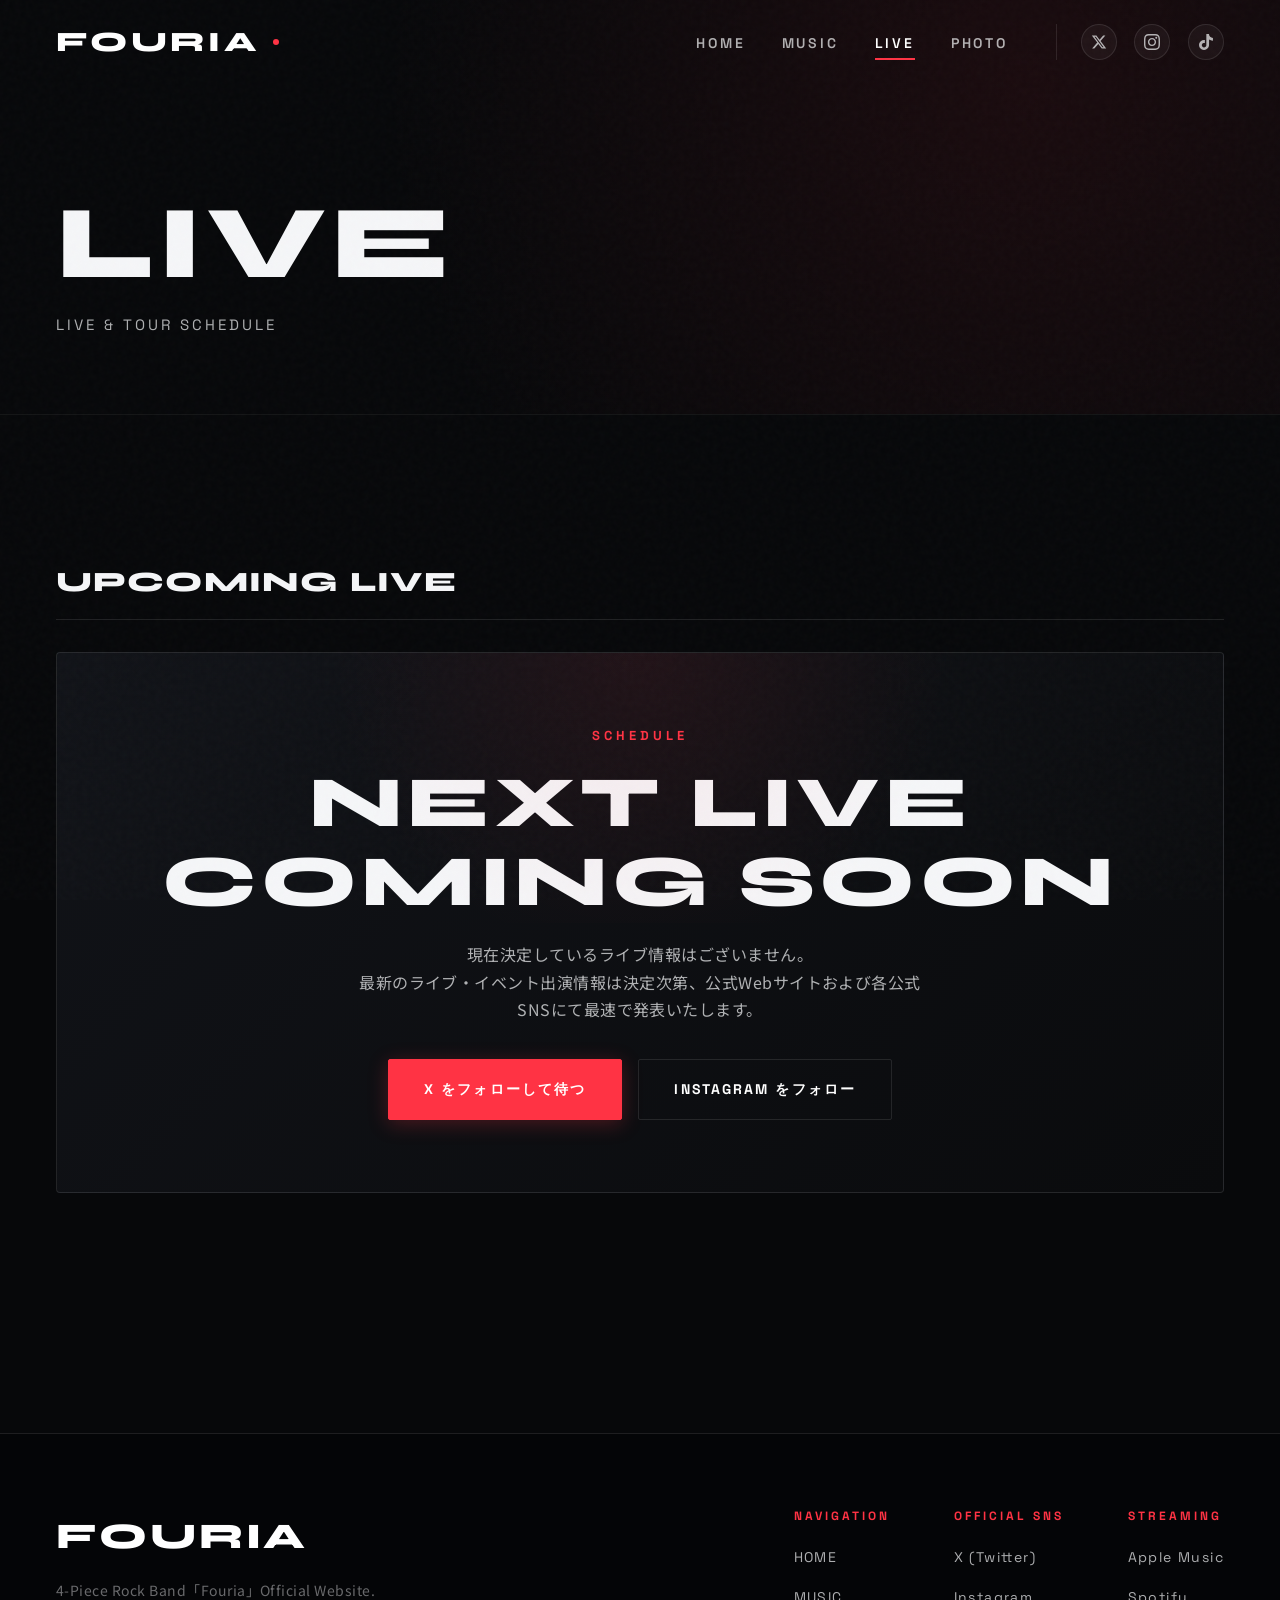
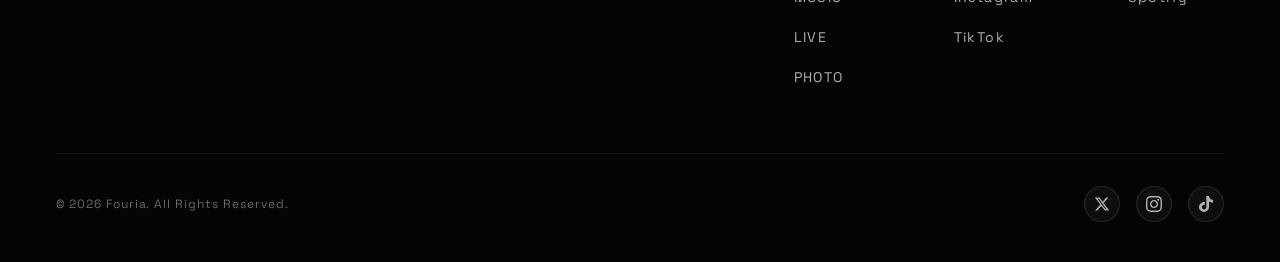
<file: live.html>
<!DOCTYPE html>
<html lang="ja">
<head>
  <meta charset="UTF-8">
  <meta name="viewport" content="width=device-width, initial-scale=1.0">
  <title>LIVE | Fouria Official Website</title>
  <meta name="description" content="Fouriaのライブ・イベント出演スケジュール一覧。">
  <link rel="icon" type="image/svg+xml" href="favicon.svg">

  <!-- Open Graph / OGP -->
  <meta property="og:type" content="website">
  <meta property="og:title" content="LIVE | Fouria Official Website">
  <meta property="og:description" content="Fouriaのライブ・イベント出演スケジュール一覧。">
  <meta property="og:image" content="images/music/tolstoy.jpg">
  <meta name="twitter:card" content="summary_large_image">
  <meta name="twitter:site" content="@fouria_4">

  <!-- Google Fonts -->
  <link rel="preconnect" href="https://fonts.googleapis.com">
  <link rel="preconnect" href="https://fonts.gstatic.com" crossorigin>
  <link href="https://fonts.googleapis.com/css2?family=Noto+Sans+JP:wght@400;500;700;900&family=Space+Grotesk:wght@500;600;700&family=Syne:wght@700;800;900&display=swap" rel="stylesheet">

  <!-- Main Stylesheet -->
  <link rel="stylesheet" href="css/style.css">
</head>
<body data-page="live">

  <!-- ======================================================================
       HEADER / GLOBAL NAVIGATION
       ====================================================================== -->
  <header class="site-header" id="site-header">
    <div class="container header-inner">
      <a href="index.html" class="site-logo" aria-label="Fouria Official Website">
        <span class="site-logo__text">FOURIA</span>
        <span class="site-logo__dot"></span>
      </a>

      <nav class="desktop-nav" aria-label="Primary Navigation">
        <ul class="nav-links">
          <li><a href="index.html" class="nav-link">HOME</a></li>
          <li><a href="music.html" class="nav-link">MUSIC</a></li>
          <li><a href="live.html" class="nav-link active">LIVE</a></li>
          <li><a href="photo.html" class="nav-link">PHOTO</a></li>
        </ul>

        <div class="header-sns">
          <a href="https://x.com/fouria_4?s=11" target="_blank" rel="noopener noreferrer" class="sns-icon-btn" title="Fouria on X" aria-label="Fouria Official X">
            <svg viewBox="0 0 24 24" width="15" height="15"><path fill="currentColor" d="M18.244 2.25h3.308l-7.227 8.26 8.502 11.24H16.17l-5.214-6.817L4.99 21.75H1.68l7.73-8.835L1.254 2.25H8.08l4.713 6.231zm-1.161 17.52h1.833L7.084 4.126H5.117z"/></svg>
          </a>
          <a href="https://www.instagram.com/fouria_4/" target="_blank" rel="noopener noreferrer" class="sns-icon-btn" title="Fouria on Instagram" aria-label="Fouria Official Instagram">
            <svg viewBox="0 0 24 24" width="15" height="15"><path fill="currentColor" d="M12 2.163c3.204 0 3.584.012 4.85.07 3.252.148 4.771 1.691 4.919 4.919.058 1.265.069 1.645.069 4.849 0 3.205-.012 3.584-.069 4.849-.149 3.225-1.664 4.771-4.919 4.919-1.266.058-1.644.07-4.85.07-3.204 0-3.584-.012-4.849-.07-3.26-.149-4.771-1.699-4.919-4.92-.058-1.265-.07-1.644-.07-4.849 0-3.204.013-3.583.07-4.849.149-3.227 1.664-4.771 4.919-4.919 1.266-.057 1.645-.069 4.849-.069zm0-2.163c-3.259 0-3.667.014-4.947.072-4.358.2-6.78 2.618-6.98 6.98-.059 1.281-.073 1.689-.073 4.948 0 3.259.014 3.668.072 4.948.2 4.358 2.618 6.78 6.98 6.98 1.281.058 1.689.072 4.948.072 3.259 0 3.668-.014 4.948-.072 4.354-.2 6.782-2.618 6.979-6.98.059-1.28.073-1.689.073-4.948 0-3.259-.014-3.667-.072-4.947-.196-4.354-2.617-6.78-6.979-6.98-1.281-.059-1.69-.073-4.949-.073zm0 5.838c-3.403 0-6.162 2.759-6.162 6.162s2.759 6.163 6.162 6.163 6.162-2.759 6.162-6.163c0-3.403-2.759-6.162-6.162-6.162zm0 10.162c-2.209 0-4-1.79-4-4 0-2.209 1.791-4 4-4s4 1.791 4 4c0 2.21-1.791 4-4 4zm6.406-11.845c-.796 0-1.441.645-1.441 1.44s.645 1.44 1.441 1.44c.795 0 1.439-.645 1.439-1.44s-.644-1.44-1.439-1.44z"/></svg>
          </a>
          <a href="https://www.tiktok.com/@fouria_4" target="_blank" rel="noopener noreferrer" class="sns-icon-btn" title="Fouria on TikTok" aria-label="Fouria Official TikTok">
            <svg viewBox="0 0 24 24" width="15" height="15"><path fill="currentColor" d="M12.525.02c1.31-.02 2.61-.01 3.91-.02.08 1.53.63 3.09 1.75 4.17 1.12 1.11 2.7 1.62 4.24 1.79v4.03c-1.44-.05-2.89-.35-4.2-.97-.57-.26-1.1-.59-1.62-.93-.01 2.92.01 5.84-.02 8.75-.08 1.4-.54 2.79-1.35 3.94-1.31 1.92-3.58 3.17-5.91 3.21-1.43.08-2.86-.31-4.08-1.03-2.02-1.19-3.44-3.37-3.65-5.71-.02-.5-.03-1-.01-1.49.18-1.9 1.12-3.72 2.58-4.96 1.66-1.44 3.98-2.13 6.15-1.72.02 1.48-.04 2.96-.04 4.44-.99-.32-2.15-.23-3.02.37-.63.41-1.11 1.04-1.36 1.75-.21.51-.24 1.07-.14 1.61.24 1.64 1.82 3.02 3.5 2.87 1.12-.01 2.19-.66 2.77-1.61.19-.33.4-.67.41-1.06.1-1.79.06-3.57.07-5.36.01-4.03-.01-8.05.02-12.07z"/></svg>
          </a>
        </div>
      </nav>

      <button type="button" class="menu-toggle" aria-label="Toggle menu" aria-expanded="false">
        <span class="menu-toggle__line"></span>
        <span class="menu-toggle__line"></span>
      </button>
    </div>
  </header>

  <!-- Mobile Fullscreen Navigation Overlay -->
  <div class="mobile-nav" id="mobile-nav" aria-hidden="true">
    <ul class="mobile-nav__list">
      <li><a href="index.html" class="mobile-nav__link"><span class="num">01</span>HOME</a></li>
      <li><a href="music.html" class="mobile-nav__link"><span class="num">02</span>MUSIC</a></li>
      <li><a href="live.html" class="mobile-nav__link active"><span class="num">03</span>LIVE</a></li>
      <li><a href="photo.html" class="mobile-nav__link"><span class="num">04</span>PHOTO</a></li>
    </ul>

    <div class="mobile-nav__footer">
      <span class="mobile-nav__sns-label">OFFICIAL SNS</span>
      <div class="mobile-nav__sns-links">
        <a href="https://x.com/fouria_4?s=11" target="_blank" rel="noopener noreferrer" class="sns-icon-btn" aria-label="X">
          <svg viewBox="0 0 24 24" width="16" height="16"><path fill="currentColor" d="M18.244 2.25h3.308l-7.227 8.26 8.502 11.24H16.17l-5.214-6.817L4.99 21.75H1.68l7.73-8.835L1.254 2.25H8.08l4.713 6.231zm-1.161 17.52h1.833L7.084 4.126H5.117z"/></svg>
        </a>
        <a href="https://www.instagram.com/fouria_4/" target="_blank" rel="noopener noreferrer" class="sns-icon-btn" aria-label="Instagram">
          <svg viewBox="0 0 24 24" width="16" height="16"><path fill="currentColor" d="M12 2.163c3.204 0 3.584.012 4.85.07 3.252.148 4.771 1.691 4.919 4.919.058 1.265.069 1.645.069 4.849 0 3.205-.012 3.584-.069 4.849-.149 3.225-1.664 4.771-4.919 4.919-1.266.058-1.644.07-4.85.07-3.204 0-3.584-.012-4.849-.07-3.26-.149-4.771-1.699-4.919-4.92-.058-1.265-.07-1.644-.07-4.849 0-3.204.013-3.583.07-4.849.149-3.227 1.664-4.771 4.919-4.919 1.266-.057 1.645-.069 4.849-.069zm0-2.163c-3.259 0-3.667.014-4.947.072-4.358.2-6.78 2.618-6.98 6.98-.059 1.281-.073 1.689-.073 4.948 0 3.259.014 3.668.072 4.948.2 4.358 2.618 6.78 6.98 6.98 1.281.058 1.689.072 4.948.072 3.259 0 3.668-.014 4.948-.072 4.354-.2 6.782-2.618 6.979-6.98.059-1.28.073-1.689.073-4.948 0-3.259-.014-3.667-.072-4.947-.196-4.354-2.617-6.78-6.979-6.98-1.281-.059-1.69-.073-4.949-.073zm0 5.838c-3.403 0-6.162 2.759-6.162 6.162s2.759 6.163 6.162 6.163 6.162-2.759 6.162-6.163c0-3.403-2.759-6.162-6.162-6.162zm0 10.162c-2.209 0-4-1.79-4-4 0-2.209 1.791-4 4-4s4 1.791 4 4c0 2.21-1.791 4-4 4zm6.406-11.845c-.796 0-1.441.645-1.441 1.44s.645 1.44 1.441 1.44c.795 0 1.439-.645 1.439-1.44s-.644-1.44-1.439-1.44z"/></svg>
        </a>
        <a href="https://www.tiktok.com/@fouria_4" target="_blank" rel="noopener noreferrer" class="sns-icon-btn" aria-label="TikTok">
          <svg viewBox="0 0 24 24" width="16" height="16"><path fill="currentColor" d="M12.525.02c1.31-.02 2.61-.01 3.91-.02.08 1.53.63 3.09 1.75 4.17 1.12 1.11 2.7 1.62 4.24 1.79v4.03c-1.44-.05-2.89-.35-4.2-.97-.57-.26-1.1-.59-1.62-.93-.01 2.92.01 5.84-.02 8.75-.08 1.4-.54 2.79-1.35 3.94-1.31 1.92-3.58 3.17-5.91 3.21-1.43.08-2.86-.31-4.08-1.03-2.02-1.19-3.44-3.37-3.65-5.71-.02-.5-.03-1-.01-1.49.18-1.9 1.12-3.72 2.58-4.96 1.66-1.44 3.98-2.13 6.15-1.72.02 1.48-.04 2.96-.04 4.44-.99-.32-2.15-.23-3.02.37-.63.41-1.11 1.04-1.36 1.75-.21.51-.24 1.07-.14 1.61.24 1.64 1.82 3.02 3.5 2.87 1.12-.01 2.19-.66 2.77-1.61.19-.33.4-.67.41-1.06.1-1.79.06-3.57.07-5.36.01-4.03-.01-8.05.02-12.07z"/></svg>
        </a>
      </div>
    </div>
  </div>

  <main>
    <!-- Subpage Banner -->
    <section class="subpage-hero">
      <div class="container">
        <h1 class="subpage-title">LIVE</h1>
        <p class="subpage-lead">Live &amp; Tour Schedule</p>
      </div>
    </section>

    <!-- Live Content Section -->
    <section class="section-pad">
      <div class="container">
        <!-- 
          【ライブ情報の追加・編集について】
          ライブデータは js/data.js の FOURIA_DATA.live 配列で管理されています。
          情報が追加されると、自動的に「UPCOMING LIVE」および過去のライブ「ARCHIVE」へ描画されます。
          現時点で予定がない場合は、以下の通りCOMING SOONカードが表示されます。
        -->
        <div class="live-section-block">
          <div class="live-section-block__title">
            <span>UPCOMING LIVE</span>
          </div>

          <div id="live-upcoming-container">
            <!-- Fallback COMING SOON state -->
            <div class="live-coming-card reveal">
              <span class="live-coming__label">SCHEDULE</span>
              <h2 class="live-coming__title">NEXT LIVE COMING SOON</h2>
              <p class="live-coming__desc">
                現在決定しているライブ情報はございません。<br>
                最新のライブ・イベント出演情報は決定次第、公式Webサイトおよび各公式SNSにて最速で発表いたします。
              </p>
              <div class="live-coming__actions">
                <a href="https://x.com/fouria_4?s=11" target="_blank" rel="noopener noreferrer" class="btn btn-primary">
                  X をフォローして待つ
                </a>
                <a href="https://www.instagram.com/fouria_4/" target="_blank" rel="noopener noreferrer" class="btn btn-outline">
                  INSTAGRAM をフォロー
                </a>
              </div>
            </div>
          </div>
        </div>

        <!-- Past Lives Archive (Hidden by default until past lives are recorded) -->
        <div class="live-section-block" id="live-past-block" style="display: none;">
          <div class="live-section-block__title">
            <span>PAST ARCHIVE</span>
          </div>
          <div id="live-past-container"></div>
        </div>
      </div>
    </section>
  </main>

  <!-- ======================================================================
       FOOTER
       ====================================================================== -->
  <footer class="site-footer">
    <div class="container">
      <div class="footer-top">
        <div class="footer-brand">
          <span class="footer-logo">FOURIA</span>
          <p class="footer-desc">
            4-Piece Rock Band「Fouria」Official Website.
          </p>
        </div>

        <div class="footer-nav">
          <div class="footer-nav-col">
            <span class="footer-nav-col__title">NAVIGATION</span>
            <ul class="footer-links">
              <li><a href="index.html" class="footer-link">HOME</a></li>
              <li><a href="music.html" class="footer-link">MUSIC</a></li>
              <li><a href="live.html" class="footer-link">LIVE</a></li>
              <li><a href="photo.html" class="footer-link">PHOTO</a></li>
            </ul>
          </div>

          <div class="footer-nav-col">
            <span class="footer-nav-col__title">OFFICIAL SNS</span>
            <ul class="footer-links">
              <li><a href="https://x.com/fouria_4?s=11" target="_blank" rel="noopener noreferrer" class="footer-link">X (Twitter)</a></li>
              <li><a href="https://www.instagram.com/fouria_4/" target="_blank" rel="noopener noreferrer" class="footer-link">Instagram</a></li>
              <li><a href="https://www.tiktok.com/@fouria_4" target="_blank" rel="noopener noreferrer" class="footer-link">TikTok</a></li>
            </ul>
          </div>

          <div class="footer-nav-col">
            <span class="footer-nav-col__title">STREAMING</span>
            <ul class="footer-links">
              <li><a href="https://music.apple.com/jp/artist/fouria/1780771456" target="_blank" rel="noopener noreferrer" class="footer-link">Apple Music</a></li>
              <li><a href="https://open.spotify.com/artist/4A9iwCh2hBDxgh8zxEOBjT?si=mGRlZ3FZT8-lQDfOc6AXAw&utm_source=line" target="_blank" rel="noopener noreferrer" class="footer-link">Spotify</a></li>
            </ul>
          </div>
        </div>
      </div>

      <div class="footer-bottom">
        <p class="footer-copy">&copy; 2026 Fouria. All Rights Reserved.</p>
        <div class="footer-sns-row">
          <a href="https://x.com/fouria_4?s=11" target="_blank" rel="noopener noreferrer" class="sns-icon-btn" aria-label="X">
            <svg viewBox="0 0 24 24" width="14" height="14"><path fill="currentColor" d="M18.244 2.25h3.308l-7.227 8.26 8.502 11.24H16.17l-5.214-6.817L4.99 21.75H1.68l7.73-8.835L1.254 2.25H8.08l4.713 6.231zm-1.161 17.52h1.833L7.084 4.126H5.117z"/></svg>
          </a>
          <a href="https://www.instagram.com/fouria_4/" target="_blank" rel="noopener noreferrer" class="sns-icon-btn" aria-label="Instagram">
            <svg viewBox="0 0 24 24" width="14" height="14"><path fill="currentColor" d="M12 2.163c3.204 0 3.584.012 4.85.07 3.252.148 4.771 1.691 4.919 4.919.058 1.265.069 1.645.069 4.849 0 3.205-.012 3.584-.069 4.849-.149 3.225-1.664 4.771-4.919 4.919-1.266.058-1.644.07-4.85.07-3.204 0-3.584-.012-4.849-.07-3.26-.149-4.771-1.699-4.919-4.92-.058-1.265-.07-1.644-.07-4.849 0-3.204.013-3.583.07-4.849.149-3.227 1.664-4.771 4.919-4.919 1.266-.057 1.645-.069 4.849-.069zm0-2.163c-3.259 0-3.667.014-4.947.072-4.358.2-6.78 2.618-6.98 6.98-.059 1.281-.073 1.689-.073 4.948 0 3.259.014 3.668.072 4.948.2 4.358 2.618 6.78 6.98 6.98 1.281.058 1.689.072 4.948.072 3.259 0 3.668-.014 4.948-.072 4.354-.2 6.782-2.618 6.979-6.98.059-1.28.073-1.689.073-4.948 0-3.259-.014-3.667-.072-4.947-.196-4.354-2.617-6.78-6.979-6.98-1.281-.059-1.69-.073-4.949-.073zm0 5.838c-3.403 0-6.162 2.759-6.162 6.162s2.759 6.163 6.162 6.163 6.162-2.759 6.162-6.163c0-3.403-2.759-6.162-6.162-6.162zm0 10.162c-2.209 0-4-1.79-4-4 0-2.209 1.791-4 4-4s4 1.791 4 4c0 2.21-1.791 4-4 4zm6.406-11.845c-.796 0-1.441.645-1.441 1.44s.645 1.44 1.441 1.44c.795 0 1.439-.645 1.439-1.44s-.644-1.44-1.439-1.44z"/></svg>
          </a>
          <a href="https://www.tiktok.com/@fouria_4" target="_blank" rel="noopener noreferrer" class="sns-icon-btn" aria-label="TikTok">
            <svg viewBox="0 0 24 24" width="14" height="14"><path fill="currentColor" d="M12.525.02c1.31-.02 2.61-.01 3.91-.02.08 1.53.63 3.09 1.75 4.17 1.12 1.11 2.7 1.62 4.24 1.79v4.03c-1.44-.05-2.89-.35-4.2-.97-.57-.26-1.1-.59-1.62-.93-.01 2.92.01 5.84-.02 8.75-.08 1.4-.54 2.79-1.35 3.94-1.31 1.92-3.58 3.17-5.91 3.21-1.43.08-2.86-.31-4.08-1.03-2.02-1.19-3.44-3.37-3.65-5.71-.02-.5-.03-1-.01-1.49.18-1.9 1.12-3.72 2.58-4.96 1.66-1.44 3.98-2.13 6.15-1.72.02 1.48-.04 2.96-.04 4.44-.99-.32-2.15-.23-3.02.37-.63.41-1.11 1.04-1.36 1.75-.21.51-.24 1.07-.14 1.61.24 1.64 1.82 3.02 3.5 2.87 1.12-.01 2.19-.66 2.77-1.61.19-.33.4-.67.41-1.06.1-1.79.06-3.57.07-5.36.01-4.03-.01-8.05.02-12.07z"/></svg>
          </a>
        </div>
      </div>
    </div>
  </footer>

  <!-- Scripts -->
  <script src="js/data.js"></script>
  <script src="js/main.js"></script>
</body>
</html>
</file>
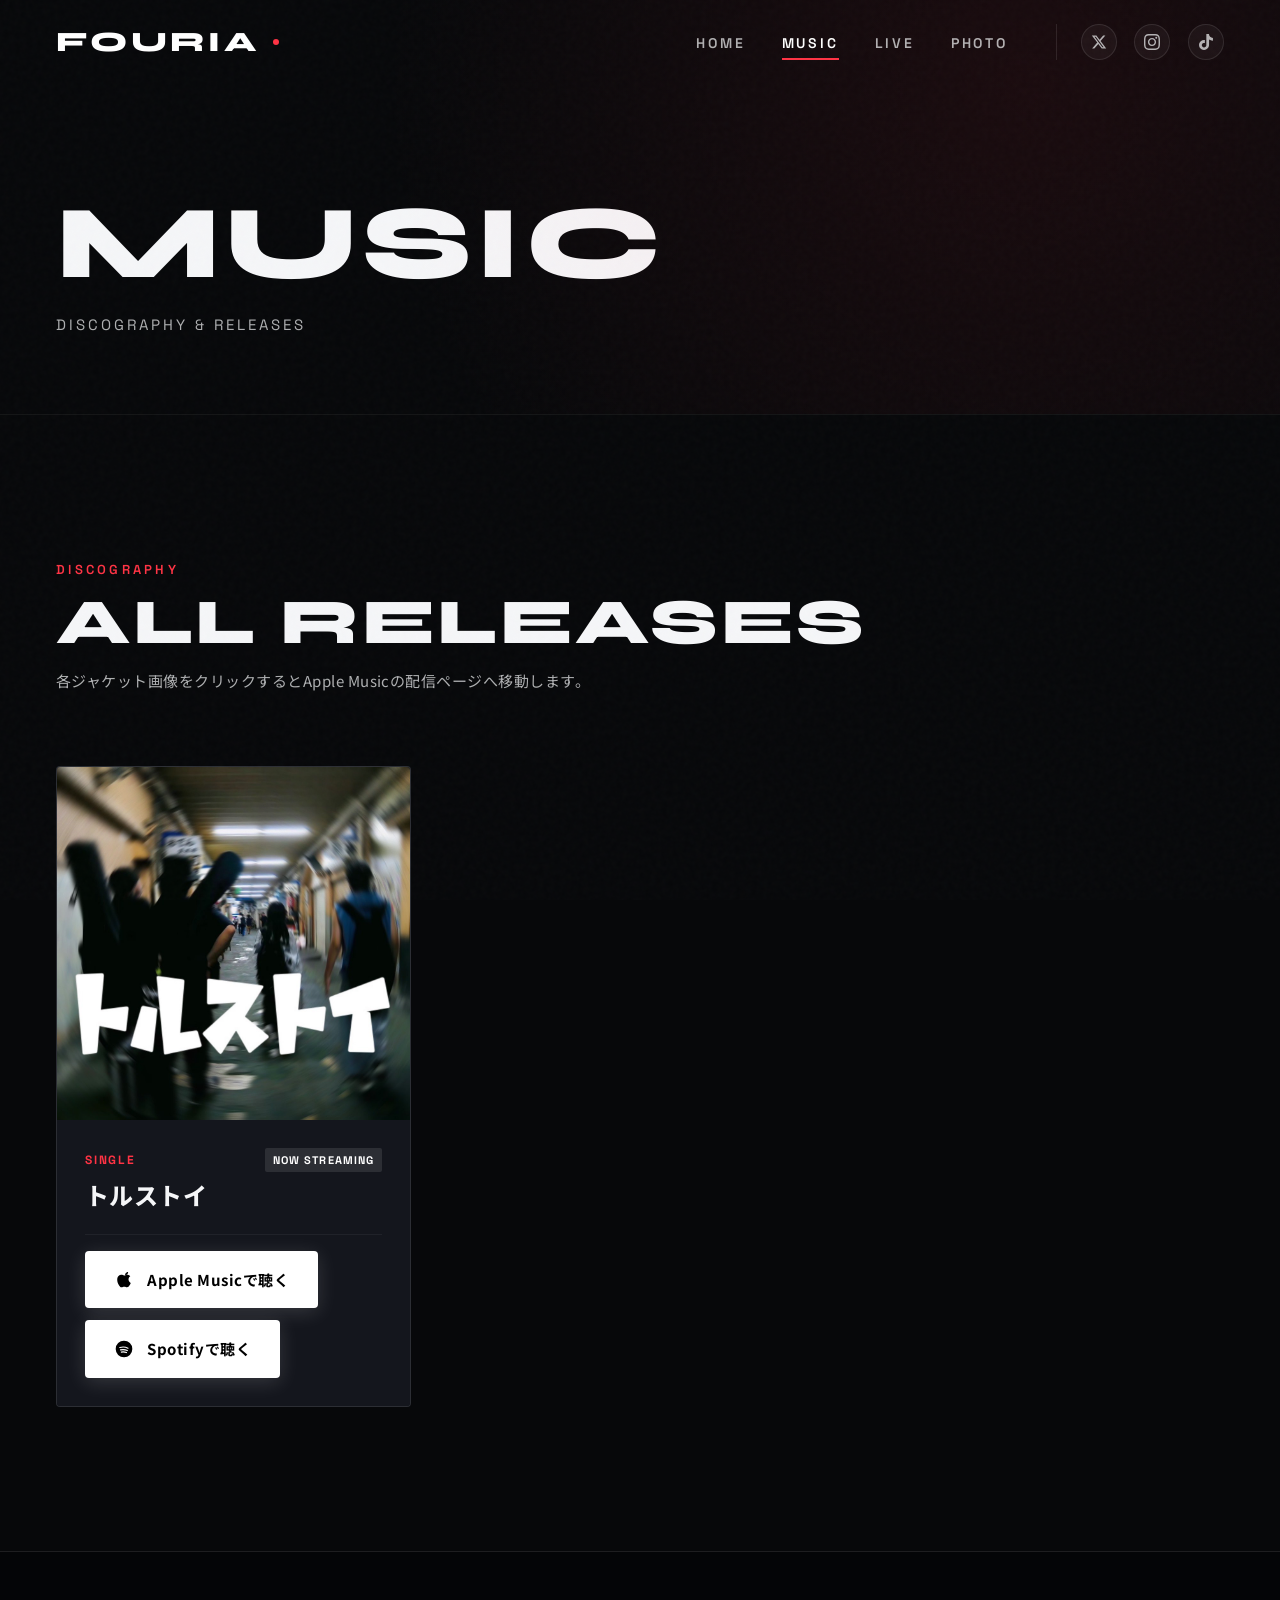
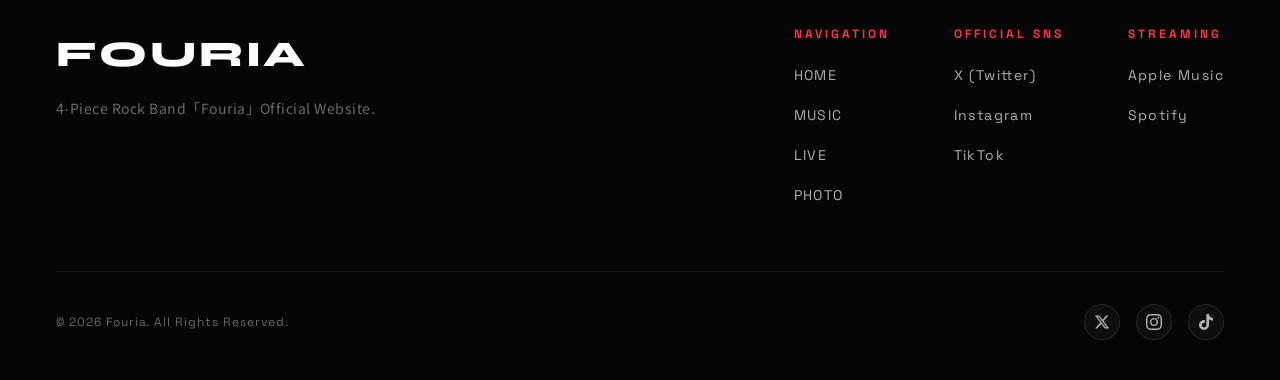
<file: music.html>
<!DOCTYPE html>
<html lang="ja">
<head>
  <meta charset="UTF-8">
  <meta name="viewport" content="width=device-width, initial-scale=1.0">
  <title>MUSIC | Fouria Official Website</title>
  <meta name="description" content="Fouriaの楽曲・ディスコグラフィ一覧。1st Single「トルストイ」配信中。">
  <link rel="icon" type="image/svg+xml" href="favicon.svg">

  <!-- Open Graph / OGP -->
  <meta property="og:type" content="website">
  <meta property="og:title" content="MUSIC | Fouria Official Website">
  <meta property="og:description" content="Fouriaの楽曲・ディスコグラフィ一覧。1st Single「トルストイ」配信中。">
  <meta property="og:image" content="images/music/tolstoy.jpg">
  <meta name="twitter:card" content="summary_large_image">
  <meta name="twitter:site" content="@fouria_4">

  <!-- Google Fonts -->
  <link rel="preconnect" href="https://fonts.googleapis.com">
  <link rel="preconnect" href="https://fonts.gstatic.com" crossorigin>
  <link href="https://fonts.googleapis.com/css2?family=Noto+Sans+JP:wght@400;500;700;900&family=Space+Grotesk:wght@500;600;700&family=Syne:wght@700;800;900&display=swap" rel="stylesheet">

  <!-- Main Stylesheet -->
  <link rel="stylesheet" href="css/style.css">
</head>
<body data-page="music">

  <!-- ======================================================================
       HEADER / GLOBAL NAVIGATION
       ====================================================================== -->
  <header class="site-header" id="site-header">
    <div class="container header-inner">
      <a href="index.html" class="site-logo" aria-label="Fouria Official Website">
        <span class="site-logo__text">FOURIA</span>
        <span class="site-logo__dot"></span>
      </a>

      <nav class="desktop-nav" aria-label="Primary Navigation">
        <ul class="nav-links">
          <li><a href="index.html" class="nav-link">HOME</a></li>
          <li><a href="music.html" class="nav-link active">MUSIC</a></li>
          <li><a href="live.html" class="nav-link">LIVE</a></li>
          <li><a href="photo.html" class="nav-link">PHOTO</a></li>
        </ul>

        <div class="header-sns">
          <a href="https://x.com/fouria_4?s=11" target="_blank" rel="noopener noreferrer" class="sns-icon-btn" title="Fouria on X" aria-label="Fouria Official X">
            <svg viewBox="0 0 24 24" width="15" height="15"><path fill="currentColor" d="M18.244 2.25h3.308l-7.227 8.26 8.502 11.24H16.17l-5.214-6.817L4.99 21.75H1.68l7.73-8.835L1.254 2.25H8.08l4.713 6.231zm-1.161 17.52h1.833L7.084 4.126H5.117z"/></svg>
          </a>
          <a href="https://www.instagram.com/fouria_4/" target="_blank" rel="noopener noreferrer" class="sns-icon-btn" title="Fouria on Instagram" aria-label="Fouria Official Instagram">
            <svg viewBox="0 0 24 24" width="15" height="15"><path fill="currentColor" d="M12 2.163c3.204 0 3.584.012 4.85.07 3.252.148 4.771 1.691 4.919 4.919.058 1.265.069 1.645.069 4.849 0 3.205-.012 3.584-.069 4.849-.149 3.225-1.664 4.771-4.919 4.919-1.266.058-1.644.07-4.85.07-3.204 0-3.584-.012-4.849-.07-3.26-.149-4.771-1.699-4.919-4.92-.058-1.265-.07-1.644-.07-4.849 0-3.204.013-3.583.07-4.849.149-3.227 1.664-4.771 4.919-4.919 1.266-.057 1.645-.069 4.849-.069zm0-2.163c-3.259 0-3.667.014-4.947.072-4.358.2-6.78 2.618-6.98 6.98-.059 1.281-.073 1.689-.073 4.948 0 3.259.014 3.668.072 4.948.2 4.358 2.618 6.78 6.98 6.98 1.281.058 1.689.072 4.948.072 3.259 0 3.668-.014 4.948-.072 4.354-.2 6.782-2.618 6.979-6.98.059-1.28.073-1.689.073-4.948 0-3.259-.014-3.667-.072-4.947-.196-4.354-2.617-6.78-6.979-6.98-1.281-.059-1.69-.073-4.949-.073zm0 5.838c-3.403 0-6.162 2.759-6.162 6.162s2.759 6.163 6.162 6.163 6.162-2.759 6.162-6.163c0-3.403-2.759-6.162-6.162-6.162zm0 10.162c-2.209 0-4-1.79-4-4 0-2.209 1.791-4 4-4s4 1.791 4 4c0 2.21-1.791 4-4 4zm6.406-11.845c-.796 0-1.441.645-1.441 1.44s.645 1.44 1.441 1.44c.795 0 1.439-.645 1.439-1.44s-.644-1.44-1.439-1.44z"/></svg>
          </a>
          <a href="https://www.tiktok.com/@fouria_4" target="_blank" rel="noopener noreferrer" class="sns-icon-btn" title="Fouria on TikTok" aria-label="Fouria Official TikTok">
            <svg viewBox="0 0 24 24" width="15" height="15"><path fill="currentColor" d="M12.525.02c1.31-.02 2.61-.01 3.91-.02.08 1.53.63 3.09 1.75 4.17 1.12 1.11 2.7 1.62 4.24 1.79v4.03c-1.44-.05-2.89-.35-4.2-.97-.57-.26-1.1-.59-1.62-.93-.01 2.92.01 5.84-.02 8.75-.08 1.4-.54 2.79-1.35 3.94-1.31 1.92-3.58 3.17-5.91 3.21-1.43.08-2.86-.31-4.08-1.03-2.02-1.19-3.44-3.37-3.65-5.71-.02-.5-.03-1-.01-1.49.18-1.9 1.12-3.72 2.58-4.96 1.66-1.44 3.98-2.13 6.15-1.72.02 1.48-.04 2.96-.04 4.44-.99-.32-2.15-.23-3.02.37-.63.41-1.11 1.04-1.36 1.75-.21.51-.24 1.07-.14 1.61.24 1.64 1.82 3.02 3.5 2.87 1.12-.01 2.19-.66 2.77-1.61.19-.33.4-.67.41-1.06.1-1.79.06-3.57.07-5.36.01-4.03-.01-8.05.02-12.07z"/></svg>
          </a>
        </div>
      </nav>

      <button type="button" class="menu-toggle" aria-label="Toggle menu" aria-expanded="false">
        <span class="menu-toggle__line"></span>
        <span class="menu-toggle__line"></span>
      </button>
    </div>
  </header>

  <!-- Mobile Fullscreen Navigation Overlay -->
  <div class="mobile-nav" id="mobile-nav" aria-hidden="true">
    <ul class="mobile-nav__list">
      <li><a href="index.html" class="mobile-nav__link"><span class="num">01</span>HOME</a></li>
      <li><a href="music.html" class="mobile-nav__link active"><span class="num">02</span>MUSIC</a></li>
      <li><a href="live.html" class="mobile-nav__link"><span class="num">03</span>LIVE</a></li>
      <li><a href="photo.html" class="mobile-nav__link"><span class="num">04</span>PHOTO</a></li>
    </ul>

    <div class="mobile-nav__footer">
      <span class="mobile-nav__sns-label">OFFICIAL SNS</span>
      <div class="mobile-nav__sns-links">
        <a href="https://x.com/fouria_4?s=11" target="_blank" rel="noopener noreferrer" class="sns-icon-btn" aria-label="X">
          <svg viewBox="0 0 24 24" width="16" height="16"><path fill="currentColor" d="M18.244 2.25h3.308l-7.227 8.26 8.502 11.24H16.17l-5.214-6.817L4.99 21.75H1.68l7.73-8.835L1.254 2.25H8.08l4.713 6.231zm-1.161 17.52h1.833L7.084 4.126H5.117z"/></svg>
        </a>
        <a href="https://www.instagram.com/fouria_4/" target="_blank" rel="noopener noreferrer" class="sns-icon-btn" aria-label="Instagram">
          <svg viewBox="0 0 24 24" width="16" height="16"><path fill="currentColor" d="M12 2.163c3.204 0 3.584.012 4.85.07 3.252.148 4.771 1.691 4.919 4.919.058 1.265.069 1.645.069 4.849 0 3.205-.012 3.584-.069 4.849-.149 3.225-1.664 4.771-4.919 4.919-1.266.058-1.644.07-4.85.07-3.204 0-3.584-.012-4.849-.07-3.26-.149-4.771-1.699-4.919-4.92-.058-1.265-.07-1.644-.07-4.849 0-3.204.013-3.583.07-4.849.149-3.227 1.664-4.771 4.919-4.919 1.266-.057 1.645-.069 4.849-.069zm0-2.163c-3.259 0-3.667.014-4.947.072-4.358.2-6.78 2.618-6.98 6.98-.059 1.281-.073 1.689-.073 4.948 0 3.259.014 3.668.072 4.948.2 4.358 2.618 6.78 6.98 6.98 1.281.058 1.689.072 4.948.072 3.259 0 3.668-.014 4.948-.072 4.354-.2 6.782-2.618 6.979-6.98.059-1.28.073-1.689.073-4.948 0-3.259-.014-3.667-.072-4.947-.196-4.354-2.617-6.78-6.979-6.98-1.281-.059-1.69-.073-4.949-.073zm0 5.838c-3.403 0-6.162 2.759-6.162 6.162s2.759 6.163 6.162 6.163 6.162-2.759 6.162-6.163c0-3.403-2.759-6.162-6.162-6.162zm0 10.162c-2.209 0-4-1.79-4-4 0-2.209 1.791-4 4-4s4 1.791 4 4c0 2.21-1.791 4-4 4zm6.406-11.845c-.796 0-1.441.645-1.441 1.44s.645 1.44 1.441 1.44c.795 0 1.439-.645 1.439-1.44s-.644-1.44-1.439-1.44z"/></svg>
        </a>
        <a href="https://www.tiktok.com/@fouria_4" target="_blank" rel="noopener noreferrer" class="sns-icon-btn" aria-label="TikTok">
          <svg viewBox="0 0 24 24" width="16" height="16"><path fill="currentColor" d="M12.525.02c1.31-.02 2.61-.01 3.91-.02.08 1.53.63 3.09 1.75 4.17 1.12 1.11 2.7 1.62 4.24 1.79v4.03c-1.44-.05-2.89-.35-4.2-.97-.57-.26-1.1-.59-1.62-.93-.01 2.92.01 5.84-.02 8.75-.08 1.4-.54 2.79-1.35 3.94-1.31 1.92-3.58 3.17-5.91 3.21-1.43.08-2.86-.31-4.08-1.03-2.02-1.19-3.44-3.37-3.65-5.71-.02-.5-.03-1-.01-1.49.18-1.9 1.12-3.72 2.58-4.96 1.66-1.44 3.98-2.13 6.15-1.72.02 1.48-.04 2.96-.04 4.44-.99-.32-2.15-.23-3.02.37-.63.41-1.11 1.04-1.36 1.75-.21.51-.24 1.07-.14 1.61.24 1.64 1.82 3.02 3.5 2.87 1.12-.01 2.19-.66 2.77-1.61.19-.33.4-.67.41-1.06.1-1.79.06-3.57.07-5.36.01-4.03-.01-8.05.02-12.07z"/></svg>
        </a>
      </div>
    </div>
  </div>

  <main>
    <!-- Subpage Banner -->
    <section class="subpage-hero">
      <div class="container">
        <h1 class="subpage-title">MUSIC</h1>
        <p class="subpage-lead">Discography &amp; Releases</p>
      </div>
    </section>

    <!-- Music / Discography Section -->
    <section class="section-pad">
      <div class="container">
        <div class="section-header reveal">
          <span class="section-tag">DISCOGRAPHY</span>
          <h2 class="section-title">ALL RELEASES</h2>
          <p class="section-sub">各ジャケット画像をクリックするとApple Musicの配信ページへ移動します。</p>
        </div>

        <!-- 
          【楽曲の追加・編集について】
          楽曲データは js/data.js の FOURIA_DATA.music 配列に定義されています。
          新曲を追加する際は、js/data.js に新しい曲データを追加してください。
          このグリッドに自動で整然とレンダリングされます。
        -->
        <div class="discography-grid" id="discography-grid">
          <!-- Fallback statically for SEO / No-JS -->
          <div class="disc-card">
            <a href="https://music.apple.com/jp/album/%E3%83%88%E3%83%AB%E3%82%B9%E3%83%88%E3%82%A4-single/1781209106" target="_blank" rel="noopener noreferrer" class="disc-card__artwork-link" aria-label="トルストイ on Apple Music">
              <img src="images/music/tolstoy.jpg" alt="Fouria - トルストイ" class="disc-card__img" loading="lazy">
              <div class="disc-card__overlay">
                <div class="play-circle">
                  <svg viewBox="0 0 24 24"><polygon fill="currentColor" points="5 3 19 12 5 21 5 3"></polygon></svg>
                </div>
                <span class="play-text">LISTEN ON APPLE MUSIC</span>
              </div>
            </a>
            <div class="disc-card__body">
              <div class="disc-card__meta-row">
                <span class="disc-card__type">Single</span>
                <span class="disc-card__badge">NOW STREAMING</span>
              </div>
              <h2 class="disc-card__title">トルストイ</h2>
              <div class="disc-card__footer streaming-actions">
                <a href="https://music.apple.com/jp/album/%E3%83%88%E3%83%AB%E3%82%B9%E3%83%88%E3%82%A4-single/1781209106" target="_blank" rel="noopener noreferrer" class="btn-applemusic">
                  <svg viewBox="0 0 24 24"><path fill="currentColor" d="M18.71 19.5c-.83 1.24-1.71 2.45-3.05 2.47-1.34.03-1.77-.79-3.29-.79-1.53 0-2 .77-3.27.82-1.31.05-2.3-1.32-3.14-2.53C4.25 17 2.94 12.45 4.7 9.39c.87-1.52 2.43-2.48 4.12-2.51 1.28-.02 2.5.87 3.29.87.78 0 2.26-1.07 3.81-.91.65.03 2.47.26 3.64 1.98-.09.06-2.17 1.28-2.15 3.81.03 3.02 2.65 4.03 2.68 4.04-.03.07-.42 1.44-1.38 2.83M15.97 6.37c.61-.75 1.04-1.8 1.01-2.87-.96.04-2.13.64-2.79 1.43-.57.66-1.06 1.73-.93 2.76 1.08.08 2.1-1.01 2.71-1.32z"/></svg>
                  <span>Apple Musicで聴く</span>
                </a>
                <a href="https://open.spotify.com/track/15N1RzuWmuNK1fmCiFTPmH?si=EIiYYJM-R8mi6MQUTX7Etw&utm_source=line" target="_blank" rel="noopener noreferrer" class="btn-spotify">
                  <svg viewBox="0 0 24 24" aria-hidden="true"><circle cx="12" cy="12" r="10" fill="currentColor"></circle><path d="M7 10.2c3.2-1 6.8-.7 9.8.8M7.8 13.1c2.7-.7 5.7-.4 8.2.8M8.8 15.7c2.1-.5 4.3-.2 6.2.6" fill="none" stroke="#fff" stroke-width="1.35" stroke-linecap="round"></path></svg>
                  <span>Spotifyで聴く</span>
                </a>
              </div>
            </div>
          </div>
        </div>
      </div>
    </section>
  </main>

  <!-- ======================================================================
       FOOTER
       ====================================================================== -->
  <footer class="site-footer">
    <div class="container">
      <div class="footer-top">
        <div class="footer-brand">
          <span class="footer-logo">FOURIA</span>
          <p class="footer-desc">
            4-Piece Rock Band「Fouria」Official Website.
          </p>
        </div>

        <div class="footer-nav">
          <div class="footer-nav-col">
            <span class="footer-nav-col__title">NAVIGATION</span>
            <ul class="footer-links">
              <li><a href="index.html" class="footer-link">HOME</a></li>
              <li><a href="music.html" class="footer-link">MUSIC</a></li>
              <li><a href="live.html" class="footer-link">LIVE</a></li>
              <li><a href="photo.html" class="footer-link">PHOTO</a></li>
            </ul>
          </div>

          <div class="footer-nav-col">
            <span class="footer-nav-col__title">OFFICIAL SNS</span>
            <ul class="footer-links">
              <li><a href="https://x.com/fouria_4?s=11" target="_blank" rel="noopener noreferrer" class="footer-link">X (Twitter)</a></li>
              <li><a href="https://www.instagram.com/fouria_4/" target="_blank" rel="noopener noreferrer" class="footer-link">Instagram</a></li>
              <li><a href="https://www.tiktok.com/@fouria_4" target="_blank" rel="noopener noreferrer" class="footer-link">TikTok</a></li>
            </ul>
          </div>

          <div class="footer-nav-col">
            <span class="footer-nav-col__title">STREAMING</span>
            <ul class="footer-links">
              <li><a href="https://music.apple.com/jp/artist/fouria/1780771456" target="_blank" rel="noopener noreferrer" class="footer-link">Apple Music</a></li>
              <li><a href="https://open.spotify.com/artist/4A9iwCh2hBDxgh8zxEOBjT?si=mGRlZ3FZT8-lQDfOc6AXAw&utm_source=line" target="_blank" rel="noopener noreferrer" class="footer-link">Spotify</a></li>
            </ul>
          </div>
        </div>
      </div>

      <div class="footer-bottom">
        <p class="footer-copy">&copy; 2026 Fouria. All Rights Reserved.</p>
        <div class="footer-sns-row">
          <a href="https://x.com/fouria_4?s=11" target="_blank" rel="noopener noreferrer" class="sns-icon-btn" aria-label="X">
            <svg viewBox="0 0 24 24" width="14" height="14"><path fill="currentColor" d="M18.244 2.25h3.308l-7.227 8.26 8.502 11.24H16.17l-5.214-6.817L4.99 21.75H1.68l7.73-8.835L1.254 2.25H8.08l4.713 6.231zm-1.161 17.52h1.833L7.084 4.126H5.117z"/></svg>
          </a>
          <a href="https://www.instagram.com/fouria_4/" target="_blank" rel="noopener noreferrer" class="sns-icon-btn" aria-label="Instagram">
            <svg viewBox="0 0 24 24" width="14" height="14"><path fill="currentColor" d="M12 2.163c3.204 0 3.584.012 4.85.07 3.252.148 4.771 1.691 4.919 4.919.058 1.265.069 1.645.069 4.849 0 3.205-.012 3.584-.069 4.849-.149 3.225-1.664 4.771-4.919 4.919-1.266.058-1.644.07-4.85.07-3.204 0-3.584-.012-4.849-.07-3.26-.149-4.771-1.699-4.919-4.92-.058-1.265-.07-1.644-.07-4.849 0-3.204.013-3.583.07-4.849.149-3.227 1.664-4.771 4.919-4.919 1.266-.057 1.645-.069 4.849-.069zm0-2.163c-3.259 0-3.667.014-4.947.072-4.358.2-6.78 2.618-6.98 6.98-.059 1.281-.073 1.689-.073 4.948 0 3.259.014 3.668.072 4.948.2 4.358 2.618 6.78 6.98 6.98 1.281.058 1.689.072 4.948.072 3.259 0 3.668-.014 4.948-.072 4.354-.2 6.782-2.618 6.979-6.98.059-1.28.073-1.689.073-4.948 0-3.259-.014-3.667-.072-4.947-.196-4.354-2.617-6.78-6.979-6.98-1.281-.059-1.69-.073-4.949-.073zm0 5.838c-3.403 0-6.162 2.759-6.162 6.162s2.759 6.163 6.162 6.163 6.162-2.759 6.162-6.163c0-3.403-2.759-6.162-6.162-6.162zm0 10.162c-2.209 0-4-1.79-4-4 0-2.209 1.791-4 4-4s4 1.791 4 4c0 2.21-1.791 4-4 4zm6.406-11.845c-.796 0-1.441.645-1.441 1.44s.645 1.44 1.441 1.44c.795 0 1.439-.645 1.439-1.44s-.644-1.44-1.439-1.44z"/></svg>
          </a>
          <a href="https://www.tiktok.com/@fouria_4" target="_blank" rel="noopener noreferrer" class="sns-icon-btn" aria-label="TikTok">
            <svg viewBox="0 0 24 24" width="14" height="14"><path fill="currentColor" d="M12.525.02c1.31-.02 2.61-.01 3.91-.02.08 1.53.63 3.09 1.75 4.17 1.12 1.11 2.7 1.62 4.24 1.79v4.03c-1.44-.05-2.89-.35-4.2-.97-.57-.26-1.1-.59-1.62-.93-.01 2.92.01 5.84-.02 8.75-.08 1.4-.54 2.79-1.35 3.94-1.31 1.92-3.58 3.17-5.91 3.21-1.43.08-2.86-.31-4.08-1.03-2.02-1.19-3.44-3.37-3.65-5.71-.02-.5-.03-1-.01-1.49.18-1.9 1.12-3.72 2.58-4.96 1.66-1.44 3.98-2.13 6.15-1.72.02 1.48-.04 2.96-.04 4.44-.99-.32-2.15-.23-3.02.37-.63.41-1.11 1.04-1.36 1.75-.21.51-.24 1.07-.14 1.61.24 1.64 1.82 3.02 3.5 2.87 1.12-.01 2.19-.66 2.77-1.61.19-.33.4-.67.41-1.06.1-1.79.06-3.57.07-5.36.01-4.03-.01-8.05.02-12.07z"/></svg>
          </a>
        </div>
      </div>
    </div>
  </footer>

  <!-- Scripts -->
  <script src="js/data.js"></script>
  <script src="js/main.js"></script>
</body>
</html>
</file>
<file: css/style.css>
/* ==========================================================================
   Fouria Official Website - Main Stylesheet
   ========================================================================== */

/* --------------------------------------------------------------------------
   01. Custom Properties (Theme Variables)
   -------------------------------------------------------------------------- */
:root {
  /* Colors */
  --color-bg: #07080a;
  --color-bg-alt: #0e1014;
  --color-surface: #14161d;
  --color-surface-hover: #1b1e27;
  --color-border: rgba(255, 255, 255, 0.1);
  --color-border-hover: rgba(255, 255, 255, 0.3);
  --color-border-subtle: rgba(255, 255, 255, 0.05);

  --color-text-main: #f5f6f8;
  --color-text-secondary: rgba(245, 246, 248, 0.7);
  --color-text-muted: rgba(245, 246, 248, 0.42);

  --color-accent: #ff3344;
  --color-accent-glow: rgba(255, 51, 68, 0.35);
  --color-accent-dark: #b81423;

  /* Typography */
  --font-en-display: 'Syne', -apple-system, BlinkMacSystemFont, sans-serif;
  --font-en-mono: 'Space Grotesk', monospace, sans-serif;
  --font-body: 'Noto Sans JP', -apple-system, BlinkMacSystemFont, sans-serif;

  /* Spacing */
  --container-max: 1360px;
  --container-pad: clamp(1.25rem, 5vw, 3.5rem);
  --section-pad-y: clamp(5rem, 12vw, 9rem);

  /* Transitions */
  --transition-fast: 0.2s cubic-bezier(0.16, 1, 0.3, 1);
  --transition-base: 0.35s cubic-bezier(0.16, 1, 0.3, 1);
  --transition-slow: 0.7s cubic-bezier(0.16, 1, 0.3, 1);

  /* Z-index */
  --z-header: 1000;
  --z-nav-overlay: 900;
  --z-lightbox: 2000;
}

/* --------------------------------------------------------------------------
   02. Reset & Base Setup
   -------------------------------------------------------------------------- */
*, *::before, *::after {
  box-sizing: border-box;
  margin: 0;
  padding: 0;
}

html {
  font-size: 16px;
  scroll-behavior: smooth;
  -webkit-text-size-adjust: 100%;
  background-color: var(--color-bg);
  color: var(--color-text-main);
  overflow-x: hidden;
}

body {
  font-family: var(--font-body);
  font-weight: 400;
  line-height: 1.7;
  letter-spacing: 0.03em;
  background-color: var(--color-bg);
  color: var(--color-text-main);
  min-height: 100vh;
  position: relative;
  overflow-x: hidden;
  -webkit-font-smoothing: antialiased;
  -moz-osx-font-smoothing: grayscale;
}

/* Grain texture overlay for indie/rock texture */
body::before {
  content: "";
  position: fixed;
  top: 0;
  left: 0;
  width: 100vw;
  height: 100vh;
  pointer-events: none;
  z-index: 9999;
  opacity: 0.025;
  background-image: url("data:image/svg+xml,%3Csvg viewBox='0 0 200 200' xmlns='http://www.w3.org/2000/svg'%3E%3Cfilter id='noiseFilter'%3E%3CfeTurbulence type='fractalNoise' baseFrequency='0.8' numOctaves='3' stitchTiles='stitch'/%3E%3C/filter%3E%3Crect width='100%25' height='100%25' filter='url(%23noiseFilter)'/%3E%3C/svg%3E");
}

img, svg, picture {
  display: block;
  max-width: 100%;
  height: auto;
}

a {
  color: inherit;
  text-decoration: none;
  transition: color var(--transition-fast), opacity var(--transition-fast);
}

button {
  font-family: inherit;
  background: none;
  border: none;
  color: inherit;
  cursor: pointer;
  padding: 0;
}

ul, ol {
  list-style: none;
}

/* Custom Scrollbar */
::-webkit-scrollbar {
  width: 8px;
}
::-webkit-scrollbar-track {
  background: var(--color-bg);
}
::-webkit-scrollbar-thumb {
  background: #252830;
  border-radius: 4px;
}
::-webkit-scrollbar-thumb:hover {
  background: #3c404d;
}

/* Focus styles for keyboard accessibility */
a:focus-visible,
button:focus-visible,
input:focus-visible {
  outline: 2px solid var(--color-accent);
  outline-offset: 4px;
}

/* --------------------------------------------------------------------------
   03. Typography & Utilities
   -------------------------------------------------------------------------- */
.container {
  width: 100%;
  max-width: var(--container-max);
  margin-left: auto;
  margin-right: auto;
  padding-left: var(--container-pad);
  padding-right: var(--container-pad);
}

.section-pad {
  padding-top: var(--section-pad-y);
  padding-bottom: var(--section-pad-y);
}

/* Section Header Component */
.section-header {
  margin-bottom: clamp(2.5rem, 6vw, 4.5rem);
  display: flex;
  flex-direction: column;
  gap: 0.5rem;
  position: relative;
}

.section-header--flex {
  display: flex;
  flex-direction: row;
  justify-content: space-between;
  align-items: flex-end;
  flex-wrap: wrap;
  gap: 1.5rem;
}

.section-tag {
  font-family: var(--font-en-mono);
  font-size: 0.8125rem;
  font-weight: 600;
  color: var(--color-accent);
  letter-spacing: 0.25em;
  text-transform: uppercase;
}

.section-title {
  font-family: var(--font-en-display);
  font-size: clamp(2.25rem, 6vw, 4rem);
  font-weight: 800;
  line-height: 1.05;
  letter-spacing: 0.04em;
  text-transform: uppercase;
}

.section-sub {
  font-size: 0.9375rem;
  color: var(--color-text-secondary);
  margin-top: 0.25rem;
}

.view-more-link {
  display: inline-flex;
  align-items: center;
  gap: 0.75rem;
  font-family: var(--font-en-mono);
  font-size: 0.875rem;
  font-weight: 600;
  letter-spacing: 0.15em;
  text-transform: uppercase;
  color: var(--color-text-secondary);
  padding-bottom: 0.35rem;
  border-bottom: 1px solid var(--color-border);
  transition: all var(--transition-base);
}

.view-more-link:hover {
  color: #fff;
  border-bottom-color: var(--color-accent);
  transform: translateX(4px);
}

.view-more-link svg {
  width: 14px;
  height: 14px;
  transition: transform var(--transition-base);
}

.view-more-link:hover svg {
  transform: translateX(4px);
}

/* Button Component */
.btn {
  display: inline-flex;
  align-items: center;
  justify-content: center;
  gap: 0.75rem;
  font-family: var(--font-en-mono);
  font-size: 0.875rem;
  font-weight: 700;
  letter-spacing: 0.15em;
  text-transform: uppercase;
  padding: 1.1rem 2.2rem;
  border-radius: 2px;
  position: relative;
  overflow: hidden;
  transition: all var(--transition-base);
  cursor: pointer;
}

.btn-primary {
  background: var(--color-accent);
  color: #ffffff;
  border: 1px solid var(--color-accent);
  box-shadow: 0 4px 20px rgba(255, 51, 68, 0.25);
}

.btn-primary:hover {
  background: #ff4757;
  transform: translateY(-2px);
  box-shadow: 0 8px 28px rgba(255, 51, 68, 0.4);
}

.btn-outline {
  background: transparent;
  color: #ffffff;
  border: 1px solid var(--color-border);
}

.btn-outline:hover {
  border-color: #ffffff;
  background: rgba(255, 255, 255, 0.05);
  transform: translateY(-2px);
}

/* --------------------------------------------------------------------------
   04. Header & Global Navigation
   -------------------------------------------------------------------------- */
.site-header {
  position: fixed;
  top: 0;
  left: 0;
  width: 100%;
  z-index: var(--z-header);
  transition: background-color var(--transition-base), backdrop-filter var(--transition-base), border-color var(--transition-base), padding var(--transition-base);
  padding: 1.5rem 0;
  border-bottom: 1px solid transparent;
}

.site-header.scrolled {
  background-color: rgba(7, 8, 10, 0.88);
  backdrop-filter: blur(16px);
  -webkit-backdrop-filter: blur(16px);
  border-bottom: 1px solid rgba(255, 255, 255, 0.08);
  padding: 1rem 0;
}

.header-inner {
  display: flex;
  align-items: center;
  justify-content: space-between;
}

/* Header Brand Logo */
.site-logo {
  display: flex;
  align-items: center;
  gap: 0.75rem;
  z-index: calc(var(--z-nav-overlay) + 10);
}

.site-logo__text {
  font-family: var(--font-en-display);
  font-size: 1.75rem;
  font-weight: 900;
  letter-spacing: 0.12em;
  color: #ffffff;
  line-height: 1;
}

.site-logo__dot {
  display: inline-block;
  width: 6px;
  height: 6px;
  background-color: var(--color-accent);
  border-radius: 50%;
  margin-left: 2px;
}

/* Desktop Navigation */
.desktop-nav {
  display: flex;
  align-items: center;
  gap: 3rem;
}

.nav-links {
  display: flex;
  align-items: center;
  gap: 2.25rem;
}

.nav-link {
  font-family: var(--font-en-mono);
  font-size: 0.875rem;
  font-weight: 600;
  letter-spacing: 0.2em;
  color: var(--color-text-secondary);
  position: relative;
  padding: 0.5rem 0;
  transition: color var(--transition-fast);
}

.nav-link::after {
  content: "";
  position: absolute;
  bottom: 0;
  left: 0;
  width: 0;
  height: 2px;
  background-color: var(--color-accent);
  transition: width var(--transition-base);
}

.nav-link:hover,
.nav-link.active {
  color: #ffffff;
}

.nav-link:hover::after,
.nav-link.active::after {
  width: 100%;
}

.header-sns {
  display: flex;
  align-items: center;
  gap: 1.1rem;
  padding-left: 1.5rem;
  border-left: 1px solid var(--color-border);
}

.sns-icon-btn {
  display: flex;
  align-items: center;
  justify-content: center;
  width: 36px;
  height: 36px;
  border-radius: 50%;
  background: rgba(255, 255, 255, 0.04);
  border: 1px solid var(--color-border);
  color: var(--color-text-secondary);
  transition: all var(--transition-fast);
}

.sns-icon-btn svg {
  width: 16px;
  height: 16px;
  fill: currentColor;
}

.sns-icon-btn:hover {
  background: #ffffff;
  color: #000000;
  border-color: #ffffff;
  transform: translateY(-2px);
}

/* Mobile Hamburger Menu Button */
.menu-toggle {
  display: none;
  flex-direction: column;
  justify-content: center;
  align-items: center;
  width: 44px;
  height: 44px;
  background: transparent;
  border: none;
  z-index: calc(var(--z-nav-overlay) + 10);
  position: relative;
}

.menu-toggle__line {
  width: 24px;
  height: 2px;
  background-color: #ffffff;
  transition: transform var(--transition-base), opacity var(--transition-base);
}

.menu-toggle__line:first-child {
  transform: translateY(-4px);
}

.menu-toggle__line:last-child {
  transform: translateY(4px);
}

.menu-toggle.is-active .menu-toggle__line:first-child {
  transform: translateY(1px) rotate(45deg);
}

.menu-toggle.is-active .menu-toggle__line:last-child {
  transform: translateY(-1px) rotate(-45deg);
}

/* Mobile Fullscreen Overlay */
.mobile-nav {
  position: fixed;
  top: 0;
  left: 0;
  width: 100vw;
  height: 100vh;
  height: 100dvh;
  background-color: rgba(7, 8, 10, 0.98);
  backdrop-filter: blur(24px);
  -webkit-backdrop-filter: blur(24px);
  z-index: var(--z-nav-overlay);
  display: flex;
  flex-direction: column;
  justify-content: space-between;
  padding: 6rem var(--container-pad) 3rem;
  opacity: 0;
  visibility: hidden;
  pointer-events: none;
  transition: opacity var(--transition-base), visibility var(--transition-base);
}

.mobile-nav.is-open {
  opacity: 1;
  visibility: visible;
  pointer-events: auto;
}

.mobile-nav__list {
  display: flex;
  flex-direction: column;
  gap: 1.75rem;
}

.mobile-nav__link {
  font-family: var(--font-en-display);
  font-size: clamp(2.25rem, 8vw, 3.5rem);
  font-weight: 800;
  letter-spacing: 0.05em;
  color: var(--color-text-secondary);
  display: inline-block;
  transition: all var(--transition-fast);
}

.mobile-nav__link span.num {
  font-family: var(--font-en-mono);
  font-size: 0.875rem;
  color: var(--color-accent);
  margin-right: 0.75rem;
  display: inline-block;
  vertical-align: middle;
}

.mobile-nav__link:hover,
.mobile-nav__link.active {
  color: #ffffff;
  transform: translateX(8px);
}

.mobile-nav__footer {
  border-top: 1px solid var(--color-border);
  padding-top: 2rem;
  display: flex;
  flex-direction: column;
  gap: 1.25rem;
}

.mobile-nav__sns-label {
  font-family: var(--font-en-mono);
  font-size: 0.75rem;
  letter-spacing: 0.2em;
  color: var(--color-text-muted);
  text-transform: uppercase;
}

.mobile-nav__sns-links {
  display: flex;
  gap: 1rem;
}

/* --------------------------------------------------------------------------
   05. HERO Section (Home)
   -------------------------------------------------------------------------- */
.hero {
  position: relative;
  min-height: 100vh;
  min-height: 100dvh;
  display: flex;
  align-items: flex-end;
  padding-bottom: clamp(3rem, 8vw, 5rem);
  overflow: hidden;
  background-color: #000000;
}

/* Hero Background Visual */
.hero__bg {
  position: absolute;
  top: 0;
  left: 0;
  width: 100%;
  height: 100%;
  z-index: 1;
  overflow: hidden;
}

.hero__bg-img {
  width: 100%;
  height: 100%;
  object-fit: cover;
  object-position: center 40%;
  transform: scale(1.05);
  filter: brightness(0.65) contrast(1.15);
  animation: heroZoom 20s ease-out forwards;
}

@media (max-width: 600px) {
  .hero__bg-img {
    object-fit: contain;
    object-position: center top;
    transform-origin: center top;
    background-color: #000000;
  }
}

@keyframes heroZoom {
  0% { transform: scale(1.08); }
  100% { transform: scale(1.0); }
}

/* Gradient Mask overlays */
.hero__overlay {
  position: absolute;
  top: 0;
  left: 0;
  width: 100%;
  height: 100%;
  z-index: 2;
  background: 
    linear-gradient(180deg, rgba(7, 8, 10, 0.4) 0%, rgba(7, 8, 10, 0.2) 40%, rgba(7, 8, 10, 0.95) 100%),
    radial-gradient(ellipse at 50% 50%, rgba(0, 0, 0, 0) 30%, rgba(7, 8, 10, 0.8) 100%);
}

.hero__content {
  position: relative;
  z-index: 3;
  width: 100%;
}

.hero__header-badge {
  display: inline-flex;
  align-items: center;
  gap: 0.6rem;
  background: rgba(255, 255, 255, 0.08);
  border: 1px solid rgba(255, 255, 255, 0.15);
  backdrop-filter: blur(10px);
  padding: 0.35rem 0.9rem;
  border-radius: 999px;
  margin-bottom: 1.25rem;
}

.badge-dot {
  width: 8px;
  height: 8px;
  border-radius: 50%;
  background-color: var(--color-accent);
  box-shadow: 0 0 10px var(--color-accent);
  animation: pulseDot 2s infinite;
}

@keyframes pulseDot {
  0%, 100% { transform: scale(1); opacity: 1; }
  50% { transform: scale(1.3); opacity: 0.7; }
}

.badge-text {
  font-family: var(--font-en-mono);
  font-size: 0.75rem;
  font-weight: 700;
  letter-spacing: 0.15em;
  color: #ffffff;
  text-transform: uppercase;
}

.hero__title {
  font-family: var(--font-en-display);
  font-size: clamp(2.75rem, 13.5vw, 10.5rem);
  font-weight: 900;
  line-height: 0.95;
  letter-spacing: 0.02em;
  text-transform: uppercase;
  color: #ffffff;
  margin-bottom: 1.5rem;
  text-shadow: 0 10px 40px rgba(0, 0, 0, 0.8);
  max-width: 100%;
}

.hero__sub {
  font-family: var(--font-en-mono);
  font-size: clamp(0.875rem, 2vw, 1.125rem);
  letter-spacing: 0.3em;
  color: rgba(255, 255, 255, 0.75);
  text-transform: uppercase;
  margin-bottom: 2.5rem;
}

.hero__footer-row {
  display: flex;
  justify-content: space-between;
  align-items: flex-end;
  flex-wrap: wrap;
  gap: 2rem;
  border-top: 1px solid rgba(255, 255, 255, 0.12);
  padding-top: 2rem;
}

.hero__release-teaser {
  display: flex;
  align-items: center;
  gap: 1.25rem;
}

.hero__release-thumb {
  width: 64px;
  height: 64px;
  border-radius: 4px;
  overflow: hidden;
  box-shadow: 0 4px 15px rgba(0, 0, 0, 0.6);
  border: 1px solid rgba(255, 255, 255, 0.2);
  flex-shrink: 0;
}

.hero__release-thumb img {
  width: 100%;
  height: 100%;
  object-fit: cover;
}

.hero__release-meta {
  display: flex;
  flex-direction: column;
  gap: 0.2rem;
}

.hero__release-tag {
  font-family: var(--font-en-mono);
  font-size: 0.75rem;
  font-weight: 700;
  color: var(--color-accent);
  letter-spacing: 0.15em;
}

.hero__release-title {
  font-size: 1.125rem;
  font-weight: 700;
  color: #ffffff;
}

.hero__release-cta {
  font-size: 0.8125rem;
  color: var(--color-text-secondary);
  display: inline-flex;
  align-items: center;
  gap: 0.4rem;
  margin-top: 0.2rem;
  transition: color var(--transition-fast);
}

.hero__release-cta:hover {
  color: #ffffff;
}

.hero__scroll-down {
  display: flex;
  flex-direction: column;
  align-items: center;
  gap: 0.75rem;
}

.hero__scroll-text {
  font-family: var(--font-en-mono);
  font-size: 0.6875rem;
  letter-spacing: 0.3em;
  color: rgba(255, 255, 255, 0.5);
  text-transform: uppercase;
}

.hero__scroll-line {
  width: 1px;
  height: 48px;
  background: rgba(255, 255, 255, 0.2);
  position: relative;
  overflow: hidden;
}

.hero__scroll-line::after {
  content: "";
  position: absolute;
  top: 0;
  left: 0;
  width: 100%;
  height: 50%;
  background: var(--color-accent);
  animation: scrollDown 2s cubic-bezier(0.65, 0, 0.35, 1) infinite;
}

@keyframes scrollDown {
  0% { transform: translateY(-100%); }
  100% { transform: translateY(200%); }
}

/* --------------------------------------------------------------------------
   06. LATEST / NEWS Section
   -------------------------------------------------------------------------- */
.news-list {
  display: flex;
  flex-direction: column;
  border-top: 1px solid var(--color-border);
}

.news-item {
  display: flex;
  align-items: center;
  padding: 1.75rem 0;
  border-bottom: 1px solid var(--color-border);
  transition: background-color var(--transition-fast), padding-left var(--transition-base);
  gap: 1.5rem;
}

.news-item:hover {
  background-color: rgba(255, 255, 255, 0.02);
  padding-left: 1rem;
}

.news-item__meta {
  display: flex;
  align-items: center;
  gap: 1.25rem;
  min-width: 220px;
}

.news-item__date {
  font-family: var(--font-en-mono);
  font-size: 0.8125rem;
  letter-spacing: 0.1em;
  color: var(--color-text-muted);
}

.news-item__badge {
  font-family: var(--font-en-mono);
  font-size: 0.6875rem;
  font-weight: 700;
  letter-spacing: 0.15em;
  padding: 0.2rem 0.6rem;
  border-radius: 2px;
  background: rgba(255, 51, 68, 0.15);
  color: var(--color-accent);
  border: 1px solid rgba(255, 51, 68, 0.3);
  text-transform: uppercase;
}

.news-item__title {
  flex-grow: 1;
  font-size: 1rem;
  font-weight: 500;
  color: var(--color-text-main);
  transition: color var(--transition-fast);
}

.news-item:hover .news-item__title {
  color: #ffffff;
}

.news-item__arrow {
  color: var(--color-text-muted);
  transition: transform var(--transition-base), color var(--transition-fast);
}

.news-item:hover .news-item__arrow {
  color: #ffffff;
  transform: translateX(6px);
}

.news-item--static {
  cursor: default;
}

.news-item--static:hover {
  background-color: transparent;
  padding-left: 0;
}

.news-item--static:hover .news-item__title {
  color: var(--color-text-main);
}

/* --------------------------------------------------------------------------
   07. NEXT LIVE Section (Home & Live Page)
   -------------------------------------------------------------------------- */
.live-coming-card {
  position: relative;
  background: linear-gradient(135deg, #111318 0%, #0a0b0d 100%);
  border: 1px solid var(--color-border);
  border-radius: 4px;
  padding: clamp(2.5rem, 6vw, 4.5rem);
  display: flex;
  flex-direction: column;
  align-items: center;
  text-align: center;
  overflow: hidden;
}

.live-coming-card::before {
  content: "";
  position: absolute;
  top: -50%;
  left: 50%;
  transform: translateX(-50%);
  width: 60%;
  height: 100%;
  background: radial-gradient(circle, rgba(255, 51, 68, 0.08) 0%, transparent 70%);
  pointer-events: none;
}

.live-coming__label {
  font-family: var(--font-en-mono);
  font-size: 0.8125rem;
  font-weight: 700;
  letter-spacing: 0.3em;
  color: var(--color-accent);
  text-transform: uppercase;
  margin-bottom: 1rem;
}

.live-coming__title {
  font-family: var(--font-en-display);
  font-size: clamp(2.25rem, 6vw, 4.5rem);
  font-weight: 900;
  letter-spacing: 0.06em;
  line-height: 1.1;
  margin-bottom: 1.25rem;
}

.live-coming__desc {
  font-size: 1rem;
  color: var(--color-text-secondary);
  max-width: 580px;
  margin-bottom: 2.25rem;
}

.live-coming__actions {
  display: flex;
  gap: 1rem;
  flex-wrap: wrap;
  justify-content: center;
}

/* Active Live Card Item (When live events exist) */
.live-grid {
  display: flex;
  flex-direction: column;
  gap: 1.5rem;
}

.live-card {
  background: var(--color-surface);
  border: 1px solid var(--color-border);
  border-radius: 4px;
  padding: 2rem 2.5rem;
  display: grid;
  grid-template-columns: 180px 1fr auto;
  align-items: center;
  gap: 2rem;
  transition: all var(--transition-base);
}

.live-card:hover {
  border-color: var(--color-border-hover);
  transform: translateY(-2px);
  background: var(--color-surface-hover);
}

.live-card__date-box {
  display: flex;
  flex-direction: column;
}

.live-card__date {
  font-family: var(--font-en-display);
  font-size: 1.75rem;
  font-weight: 800;
  letter-spacing: 0.04em;
  line-height: 1;
}

.live-card__day {
  font-family: var(--font-en-mono);
  font-size: 0.8125rem;
  color: var(--color-accent);
  font-weight: 700;
  letter-spacing: 0.15em;
  margin-top: 0.4rem;
}

.live-card__body {
  display: flex;
  flex-direction: column;
  gap: 0.35rem;
}

.live-card__title {
  font-size: 1.25rem;
  font-weight: 700;
  color: #ffffff;
}

.live-card__venue {
  font-size: 0.9375rem;
  color: var(--color-text-secondary);
  display: flex;
  align-items: center;
  gap: 0.5rem;
}

.live-card__time {
  font-family: var(--font-en-mono);
  font-size: 0.8125rem;
  color: var(--color-text-muted);
}

.live-card__action {
  flex-shrink: 0;
}

/* --------------------------------------------------------------------------
   08. FEATURED / LATEST MUSIC Section
   -------------------------------------------------------------------------- */
.featured-music {
  position: relative;
  background-color: var(--color-bg-alt);
  border-top: 1px solid var(--color-border-subtle);
  border-bottom: 1px solid var(--color-border-subtle);
}

.music-spotlight {
  display: grid;
  grid-template-columns: 1fr 1fr;
  align-items: center;
  gap: clamp(2.5rem, 6vw, 6rem);
}

.music-spotlight__artwork-wrap {
  position: relative;
  width: 100%;
  max-width: 520px;
  margin: 0 auto;
}

.music-spotlight__artwork-link {
  display: block;
  position: relative;
  border-radius: 4px;
  overflow: hidden;
  box-shadow: 0 20px 50px rgba(0, 0, 0, 0.7);
  border: 1px solid rgba(255, 255, 255, 0.15);
  transition: transform var(--transition-base), box-shadow var(--transition-base);
}

.music-spotlight__artwork-link:hover {
  transform: scale(1.02);
  box-shadow: 0 30px 60px rgba(255, 51, 68, 0.25);
  border-color: rgba(255, 255, 255, 0.3);
}

.music-spotlight__artwork-img {
  width: 100%;
  aspect-ratio: 1 / 1;
  object-fit: cover;
  transition: transform var(--transition-slow);
}

.music-spotlight__artwork-link:hover .music-spotlight__artwork-img {
  transform: scale(1.05);
}

.music-spotlight__play-badge {
  position: absolute;
  inset: 0;
  background: rgba(0, 0, 0, 0.45);
  backdrop-filter: blur(4px);
  display: flex;
  flex-direction: column;
  align-items: center;
  justify-content: center;
  gap: 0.75rem;
  opacity: 0;
  transition: opacity var(--transition-base);
}

.music-spotlight__artwork-link:hover .music-spotlight__play-badge {
  opacity: 1;
}

.play-circle {
  width: 64px;
  height: 64px;
  border-radius: 50%;
  background: #ffffff;
  color: #000000;
  display: flex;
  align-items: center;
  justify-content: center;
  box-shadow: 0 8px 25px rgba(0, 0, 0, 0.5);
  transition: transform var(--transition-fast);
}

.music-spotlight__artwork-link:hover .play-circle {
  transform: scale(1.1);
}

.play-circle svg {
  width: 22px;
  height: 22px;
  margin-left: 3px;
  fill: currentColor;
}

.play-text {
  font-family: var(--font-en-mono);
  font-size: 0.8125rem;
  font-weight: 700;
  letter-spacing: 0.2em;
  color: #ffffff;
  text-transform: uppercase;
}

.music-spotlight__info {
  display: flex;
  flex-direction: column;
  align-items: flex-start;
}

.music-spotlight__label {
  display: inline-flex;
  align-items: center;
  gap: 0.5rem;
  font-family: var(--font-en-mono);
  font-size: 0.8125rem;
  font-weight: 700;
  letter-spacing: 0.2em;
  color: var(--color-accent);
  text-transform: uppercase;
  margin-bottom: 0.75rem;
}

.music-spotlight__title {
  font-size: clamp(2.5rem, 5vw, 4.25rem);
  font-weight: 900;
  line-height: 1.1;
  letter-spacing: 0.05em;
  margin-bottom: 0.75rem;
}

.music-spotlight__type {
  font-family: var(--font-en-mono);
  font-size: 1rem;
  color: var(--color-text-secondary);
  letter-spacing: 0.15em;
  margin-bottom: 2rem;
}

.music-spotlight__actions {
  display: flex;
  gap: 1.25rem;
  flex-wrap: wrap;
  align-items: center;
}

.streaming-actions {
  display: flex;
  gap: 0.75rem;
  flex-wrap: wrap;
}

.streaming-actions--vertical {
  flex-direction: column;
  align-items: stretch;
}

.btn-applemusic {
  display: inline-flex;
  align-items: center;
  gap: 0.85rem;
  background: #ffffff;
  color: #000000;
  padding: 1rem 1.8rem;
  border-radius: 4px;
  font-family: var(--font-body);
  font-weight: 700;
  font-size: 0.9375rem;
  transition: all var(--transition-base);
  box-shadow: 0 4px 20px rgba(255, 255, 255, 0.15);
}

.btn-spotify {
  display: inline-flex;
  align-items: center;
  justify-content: center;
  gap: 0.85rem;
  background: #ffffff;
  color: #000000;
  padding: 1rem 1.8rem;
  border-radius: 4px;
  font-family: var(--font-body);
  font-weight: 700;
  font-size: 0.9375rem;
  transition: all var(--transition-base);
  box-shadow: 0 4px 20px rgba(255, 255, 255, 0.15);
}

.btn-spotify:hover {
  background: #e6e6e6;
  transform: translateY(-2px);
  box-shadow: 0 8px 30px rgba(255, 255, 255, 0.25);
}

.btn-spotify svg {
  width: 20px;
  height: 20px;
}

.btn-applemusic:hover {
  background: #e6e6e6;
  transform: translateY(-2px);
  box-shadow: 0 8px 30px rgba(255, 255, 255, 0.25);
}

.btn-applemusic svg {
  width: 20px;
  height: 20px;
  fill: currentColor;
}

/* --------------------------------------------------------------------------
   09. MEMBER Section
   -------------------------------------------------------------------------- */
.members-grid {
  display: grid;
  grid-template-columns: repeat(4, 1fr);
  gap: clamp(1rem, 2.5vw, 2rem);
}

.member-card {
  position: relative;
  background: var(--color-surface);
  border: 1px solid var(--color-border);
  border-radius: 4px;
  overflow: hidden;
  display: flex;
  flex-direction: column;
  transition: all var(--transition-base);
}

.member-card:hover {
  border-color: var(--color-border-hover);
  transform: translateY(-6px);
  box-shadow: 0 16px 36px rgba(0, 0, 0, 0.5);
}

.member-card__photo-wrap {
  position: relative;
  width: 100%;
  aspect-ratio: 3 / 4;
  overflow: hidden;
  background: #111215;
}

.member-card__img {
  width: 100%;
  height: 100%;
  object-fit: cover;
  transition: transform var(--transition-slow);
}

.member-card:hover .member-card__img {
  transform: scale(1.06);
}

.member-card__body {
  padding: 1.5rem;
  display: flex;
  flex-direction: column;
  flex-grow: 1;
  background: linear-gradient(180deg, rgba(20, 22, 29, 0.9) 0%, #14161d 100%);
  border-top: 1px solid var(--color-border);
}

.member-card__part {
  font-family: var(--font-en-mono);
  font-size: 0.8125rem;
  font-weight: 700;
  color: var(--color-accent);
  letter-spacing: 0.15em;
  margin-bottom: 0.35rem;
}

.member-card__name {
  font-size: 1.25rem;
  font-weight: 800;
  color: #ffffff;
  line-height: 1.2;
}

.member-card__name-en {
  font-family: var(--font-en-mono);
  font-size: 0.75rem;
  color: var(--color-text-muted);
  letter-spacing: 0.1em;
  margin-bottom: 1.25rem;
}

.member-card__sns {
  margin-top: auto;
  display: flex;
  align-items: center;
  gap: 0.75rem;
  padding-top: 1rem;
  border-top: 1px solid var(--color-border-subtle);
}

.member-sns-link {
  display: flex;
  align-items: center;
  justify-content: center;
  width: 32px;
  height: 32px;
  border-radius: 50%;
  background: rgba(255, 255, 255, 0.05);
  border: 1px solid var(--color-border-subtle);
  color: var(--color-text-secondary);
  transition: all var(--transition-fast);
}

.member-sns-link svg {
  width: 14px;
  height: 14px;
  fill: currentColor;
}

.member-sns-link:hover {
  background: #ffffff;
  color: #000000;
  border-color: #ffffff;
  transform: translateY(-2px);
}

/* --------------------------------------------------------------------------
   10. PHOTO TEASER Section (Home)
   -------------------------------------------------------------------------- */
.photo-teaser {
  position: relative;
  background-color: #050608;
  border-top: 1px solid var(--color-border-subtle);
}

.photo-teaser__grid {
  display: grid;
  grid-template-columns: 2fr 1fr;
  gap: 1.5rem;
  align-items: center;
}

.photo-teaser__main-frame {
  position: relative;
  border-radius: 4px;
  overflow: hidden;
  aspect-ratio: 16 / 10;
  border: 1px solid var(--color-border);
}

.photo-teaser__main-frame img {
  width: 100%;
  height: 100%;
  object-fit: cover;
  filter: brightness(0.9);
  transition: transform var(--transition-slow);
}

.photo-teaser__main-frame:hover img {
  transform: scale(1.04);
}

.photo-teaser__info {
  display: flex;
  flex-direction: column;
  padding-left: clamp(1rem, 3vw, 2.5rem);
}

.photo-teaser__tag {
  font-family: var(--font-en-mono);
  font-size: 0.8125rem;
  font-weight: 700;
  color: var(--color-accent);
  letter-spacing: 0.2em;
  margin-bottom: 0.75rem;
}

.photo-teaser__title {
  font-family: var(--font-en-display);
  font-size: clamp(2rem, 4vw, 3rem);
  font-weight: 800;
  line-height: 1.15;
  margin-bottom: 1.25rem;
}

.photo-teaser__desc {
  font-size: 0.9375rem;
  color: var(--color-text-secondary);
  margin-bottom: 2rem;
  line-height: 1.8;
}

/* --------------------------------------------------------------------------
   11. CONNECT / SNS Section
   -------------------------------------------------------------------------- */
.sns-section {
  position: relative;
  background-color: var(--color-bg);
  border-top: 1px solid var(--color-border-subtle);
}

.sns-cards-grid {
  display: grid;
  grid-template-columns: repeat(3, 1fr);
  gap: 1.5rem;
}

.sns-card {
  background: var(--color-surface);
  border: 1px solid var(--color-border);
  border-radius: 4px;
  padding: 2.5rem 2rem;
  display: flex;
  flex-direction: column;
  align-items: flex-start;
  transition: all var(--transition-base);
  position: relative;
  overflow: hidden;
}

.sns-card::before {
  content: "";
  position: absolute;
  top: 0;
  left: 0;
  width: 100%;
  height: 3px;
  background: var(--color-accent);
  transform: scaleX(0);
  transform-origin: left;
  transition: transform var(--transition-base);
}

.sns-card:hover {
  border-color: var(--color-border-hover);
  transform: translateY(-4px);
  background: var(--color-surface-hover);
}

.sns-card:hover::before {
  transform: scaleX(1);
}

.sns-card__icon-box {
  width: 48px;
  height: 48px;
  border-radius: 8px;
  background: rgba(255, 255, 255, 0.05);
  display: flex;
  align-items: center;
  justify-content: center;
  margin-bottom: 1.5rem;
  color: #ffffff;
  transition: transform var(--transition-fast);
}

.sns-card:hover .sns-card__icon-box {
  transform: scale(1.1);
  background: var(--color-accent);
}

.sns-card__icon-box svg {
  width: 22px;
  height: 22px;
  fill: currentColor;
}

.sns-card__service {
  font-family: var(--font-en-display);
  font-size: 1.5rem;
  font-weight: 800;
  color: #ffffff;
  margin-bottom: 0.25rem;
}

.sns-card__handle {
  font-family: var(--font-en-mono);
  font-size: 0.875rem;
  color: var(--color-text-muted);
  margin-bottom: 1.75rem;
}

.sns-card__link {
  margin-top: auto;
  font-family: var(--font-en-mono);
  font-size: 0.8125rem;
  font-weight: 700;
  letter-spacing: 0.15em;
  color: var(--color-text-secondary);
  display: inline-flex;
  align-items: center;
  gap: 0.5rem;
  transition: all var(--transition-fast);
}

.sns-card:hover .sns-card__link {
  color: #ffffff;
  transform: translateX(4px);
}

/* --------------------------------------------------------------------------
   12. FOOTER
   -------------------------------------------------------------------------- */
.site-footer {
  background-color: #040507;
  border-top: 1px solid var(--color-border);
  padding: 4.5rem 0 2.5rem;
}

.footer-top {
  display: flex;
  justify-content: space-between;
  align-items: flex-start;
  flex-wrap: wrap;
  gap: 3rem;
  margin-bottom: 4rem;
}

.footer-brand {
  max-width: 320px;
}

.footer-logo {
  font-family: var(--font-en-display);
  font-size: 2.25rem;
  font-weight: 900;
  letter-spacing: 0.08em;
  color: #ffffff;
  display: inline-block;
  margin-bottom: 0.75rem;
}

.footer-desc {
  font-size: 0.875rem;
  color: var(--color-text-muted);
  line-height: 1.6;
}

.footer-nav {
  display: flex;
  gap: 4rem;
  flex-wrap: wrap;
}

.footer-nav-col {
  display: flex;
  flex-direction: column;
  gap: 1rem;
}

.footer-nav-col__title {
  font-family: var(--font-en-mono);
  font-size: 0.75rem;
  font-weight: 700;
  letter-spacing: 0.25em;
  color: var(--color-accent);
  text-transform: uppercase;
}

.footer-links {
  display: flex;
  flex-direction: column;
  gap: 0.75rem;
}

.footer-link {
  font-family: var(--font-en-mono);
  font-size: 0.875rem;
  letter-spacing: 0.1em;
  color: var(--color-text-secondary);
  transition: color var(--transition-fast);
}

.footer-link:hover {
  color: #ffffff;
}

.footer-bottom {
  border-top: 1px solid var(--color-border-subtle);
  padding-top: 2rem;
  display: flex;
  justify-content: space-between;
  align-items: center;
  flex-wrap: wrap;
  gap: 1rem;
}

.footer-copy {
  font-family: var(--font-en-mono);
  font-size: 0.75rem;
  color: var(--color-text-muted);
  letter-spacing: 0.08em;
}

.footer-sns-row {
  display: flex;
  align-items: center;
  gap: 1rem;
}

/* --------------------------------------------------------------------------
   13. Subpage Header Banner (MUSIC / LIVE / PHOTO)
   -------------------------------------------------------------------------- */
.subpage-hero {
  position: relative;
  padding-top: clamp(8rem, 16vw, 12rem);
  padding-bottom: clamp(3rem, 6vw, 5rem);
  background-color: var(--color-bg);
  border-bottom: 1px solid var(--color-border-subtle);
  overflow: hidden;
}

.subpage-hero::before {
  content: "";
  position: absolute;
  top: 0;
  left: 0;
  width: 100%;
  height: 100%;
  background: radial-gradient(circle at 80% 20%, rgba(255, 51, 68, 0.08) 0%, transparent 60%);
  pointer-events: none;
}

.subpage-title {
  font-family: var(--font-en-display);
  font-size: clamp(3rem, 10vw, 6.5rem);
  font-weight: 900;
  letter-spacing: 0.04em;
  line-height: 1;
  text-transform: uppercase;
}

.subpage-lead {
  font-family: var(--font-en-mono);
  font-size: 0.9375rem;
  letter-spacing: 0.2em;
  color: var(--color-text-secondary);
  margin-top: 1rem;
  text-transform: uppercase;
}

/* --------------------------------------------------------------------------
   14. MUSIC PAGE STYLES
   -------------------------------------------------------------------------- */
.discography-grid {
  display: grid;
  grid-template-columns: repeat(auto-fill, minmax(320px, 1fr));
  gap: clamp(2rem, 4vw, 3.5rem);
}

.disc-card {
  background: var(--color-surface);
  border: 1px solid var(--color-border);
  border-radius: 4px;
  overflow: hidden;
  transition: all var(--transition-base);
  display: flex;
  flex-direction: column;
}

.disc-card:hover {
  border-color: var(--color-border-hover);
  transform: translateY(-6px);
  box-shadow: 0 20px 40px rgba(0, 0, 0, 0.6);
}

.disc-card__artwork-link {
  display: block;
  position: relative;
  width: 100%;
  aspect-ratio: 1 / 1;
  overflow: hidden;
  background-color: #0e1014;
}

.disc-card__img {
  width: 100%;
  height: 100%;
  object-fit: cover;
  transition: transform var(--transition-slow);
}

.disc-card:hover .disc-card__img {
  transform: scale(1.06);
}

.disc-card__overlay {
  position: absolute;
  inset: 0;
  background: rgba(0, 0, 0, 0.5);
  backdrop-filter: blur(4px);
  display: flex;
  flex-direction: column;
  align-items: center;
  justify-content: center;
  gap: 0.75rem;
  opacity: 0;
  transition: opacity var(--transition-base);
}

.disc-card:hover .disc-card__overlay {
  opacity: 1;
}

.disc-card__body {
  padding: 1.75rem;
  display: flex;
  flex-direction: column;
  flex-grow: 1;
  background: var(--color-surface);
}

.disc-card__meta-row {
  display: flex;
  align-items: center;
  justify-content: space-between;
  margin-bottom: 0.5rem;
}

.disc-card__type {
  font-family: var(--font-en-mono);
  font-size: 0.75rem;
  font-weight: 700;
  color: var(--color-accent);
  letter-spacing: 0.15em;
  text-transform: uppercase;
}

.disc-card__badge {
  font-family: var(--font-en-mono);
  font-size: 0.6875rem;
  font-weight: 700;
  letter-spacing: 0.1em;
  padding: 0.15rem 0.5rem;
  border-radius: 2px;
  background: rgba(255, 255, 255, 0.1);
  color: #ffffff;
}

.disc-card__title {
  font-size: 1.5rem;
  font-weight: 800;
  line-height: 1.25;
  margin-bottom: 1.5rem;
}

.disc-card__footer {
  margin-top: auto;
  padding-top: 1rem;
  border-top: 1px solid var(--color-border-subtle);
}

/* --------------------------------------------------------------------------
   15. LIVE PAGE STYLES
   -------------------------------------------------------------------------- */
.live-section-block {
  margin-bottom: clamp(4rem, 8vw, 6rem);
}

.live-section-block__title {
  font-family: var(--font-en-display);
  font-size: 1.75rem;
  font-weight: 800;
  letter-spacing: 0.05em;
  text-transform: uppercase;
  margin-bottom: 2rem;
  padding-bottom: 0.75rem;
  border-bottom: 1px solid var(--color-border);
  display: flex;
  align-items: center;
  gap: 1rem;
}

.live-section-block__title span.count {
  font-family: var(--font-en-mono);
  font-size: 0.875rem;
  color: var(--color-accent);
}

/* Past live archive table */
.archive-list {
  display: flex;
  flex-direction: column;
}

.archive-item {
  display: grid;
  grid-template-columns: 140px 1fr 200px;
  align-items: center;
  padding: 1.25rem 0;
  border-bottom: 1px solid var(--color-border-subtle);
  color: var(--color-text-secondary);
  font-size: 0.9375rem;
}

.archive-item__date {
  font-family: var(--font-en-mono);
  color: var(--color-text-muted);
}

.archive-item__title {
  font-weight: 600;
  color: var(--color-text-main);
}

.archive-item__venue {
  text-align: right;
  font-size: 0.875rem;
}

/* --------------------------------------------------------------------------
   16. PHOTO PAGE & GALLERY STYLES
   -------------------------------------------------------------------------- */
.gallery-grid {
  display: grid;
  grid-template-columns: repeat(12, 1fr);
  gap: clamp(1rem, 2vw, 1.75rem);
}

.gallery-item {
  position: relative;
  border-radius: 4px;
  overflow: hidden;
  background-color: var(--color-surface);
  border: 1px solid var(--color-border);
  cursor: pointer;
  transition: all var(--transition-base);
}

.gallery-item:hover {
  border-color: var(--color-border-hover);
  transform: translateY(-4px);
  box-shadow: 0 16px 36px rgba(0, 0, 0, 0.7);
}

.gallery-item__img {
  width: 100%;
  height: 100%;
  object-fit: cover;
  transition: transform var(--transition-slow), filter var(--transition-base);
}

.gallery-item:hover .gallery-item__img {
  transform: scale(1.05);
}

.gallery-item__overlay {
  position: absolute;
  inset: 0;
  background: linear-gradient(180deg, transparent 50%, rgba(0, 0, 0, 0.85) 100%);
  display: flex;
  flex-direction: column;
  justify-content: flex-end;
  padding: 1.5rem;
  opacity: 0;
  transition: opacity var(--transition-base);
}

.gallery-item:hover .gallery-item__overlay {
  opacity: 1;
}

.gallery-item__tag {
  font-family: var(--font-en-mono);
  font-size: 0.6875rem;
  font-weight: 700;
  letter-spacing: 0.2em;
  color: var(--color-accent);
  margin-bottom: 0.25rem;
}

.gallery-item__caption {
  font-size: 0.9375rem;
  font-weight: 700;
  color: #ffffff;
}

/* Variable gallery item sizes for editorial rhythm */
.gallery-item--large {
  grid-column: span 8;
  aspect-ratio: 16 / 10;
}

.gallery-item--normal {
  grid-column: span 4;
  aspect-ratio: 1 / 1;
}

.gallery-item--tall {
  grid-column: span 4;
  aspect-ratio: 3 / 4;
}

.gallery-item--wide {
  grid-column: span 6;
  aspect-ratio: 16 / 9;
}

/* --------------------------------------------------------------------------
   17. LIGHTBOX MODAL
   -------------------------------------------------------------------------- */
.lightbox {
  position: fixed;
  inset: 0;
  z-index: var(--z-lightbox);
  background-color: rgba(5, 6, 8, 0.96);
  backdrop-filter: blur(20px);
  -webkit-backdrop-filter: blur(20px);
  display: flex;
  align-items: center;
  justify-content: center;
  padding: 2rem;
  opacity: 0;
  visibility: hidden;
  pointer-events: none;
  transition: opacity var(--transition-base), visibility var(--transition-base);
}

.lightbox.is-open {
  opacity: 1;
  visibility: visible;
  pointer-events: auto;
}

.lightbox__dialog {
  position: relative;
  max-width: 90vw;
  max-height: 85vh;
  display: flex;
  flex-direction: column;
  align-items: center;
  transform: scale(0.96);
  transition: transform var(--transition-base);
}

.lightbox.is-open .lightbox__dialog {
  transform: scale(1);
}

.lightbox__img {
  max-width: 100%;
  max-height: 75vh;
  object-fit: contain;
  border-radius: 4px;
  box-shadow: 0 20px 60px rgba(0, 0, 0, 0.9);
  border: 1px solid rgba(255, 255, 255, 0.1);
}

.lightbox__caption {
  margin-top: 1rem;
  text-align: center;
  font-size: 0.9375rem;
  color: var(--color-text-secondary);
}

.lightbox__close {
  position: absolute;
  top: 1.5rem;
  right: 1.5rem;
  width: 48px;
  height: 48px;
  border-radius: 50%;
  background: rgba(255, 255, 255, 0.08);
  border: 1px solid var(--color-border);
  color: #ffffff;
  display: flex;
  align-items: center;
  justify-content: center;
  transition: all var(--transition-fast);
  z-index: 10;
}

.lightbox__close:hover {
  background: #ffffff;
  color: #000000;
  transform: rotate(90deg);
}

.lightbox__nav-btn {
  position: absolute;
  top: 50%;
  transform: translateY(-50%);
  width: 48px;
  height: 48px;
  border-radius: 50%;
  background: rgba(255, 255, 255, 0.08);
  border: 1px solid var(--color-border);
  color: #ffffff;
  display: flex;
  align-items: center;
  justify-content: center;
  transition: all var(--transition-fast);
  z-index: 10;
}

.lightbox__nav-btn:hover {
  background: #ffffff;
  color: #000000;
}

.lightbox__prev {
  left: 2rem;
}

.lightbox__next {
  right: 2rem;
}

/* --------------------------------------------------------------------------
   18. Scroll Reveal Animations
   -------------------------------------------------------------------------- */
.reveal {
  opacity: 0;
  transform: translateY(28px);
  transition: opacity 0.8s cubic-bezier(0.16, 1, 0.3, 1), transform 0.8s cubic-bezier(0.16, 1, 0.3, 1);
  will-change: opacity, transform;
}

.reveal.is-visible {
  opacity: 1;
  transform: translateY(0);
}

/* Delay modifiers */
.reveal-delay-1 { transition-delay: 0.1s; }
.reveal-delay-2 { transition-delay: 0.2s; }
.reveal-delay-3 { transition-delay: 0.3s; }
.reveal-delay-4 { transition-delay: 0.4s; }

/* --------------------------------------------------------------------------
   19. Responsive Breakpoints
   -------------------------------------------------------------------------- */
@media (max-width: 1024px) {
  .members-grid {
    grid-template-columns: repeat(2, 1fr);
  }

  .gallery-item--large {
    grid-column: span 12;
  }
  .gallery-item--normal,
  .gallery-item--tall {
    grid-column: span 6;
  }
  .gallery-item--wide {
    grid-column: span 12;
  }

  .sns-cards-grid {
    grid-template-columns: repeat(2, 1fr);
  }
}

@media (max-width: 768px) {
  .desktop-nav {
    display: none;
  }

  .menu-toggle {
    display: flex;
  }

  .music-spotlight {
    grid-template-columns: 1fr;
    text-align: center;
  }

  .music-spotlight__info {
    align-items: center;
  }

  .music-spotlight__actions {
    justify-content: center;
  }

  .photo-teaser__grid {
    grid-template-columns: 1fr;
  }

  .photo-teaser__info {
    padding-left: 0;
    margin-top: 1.5rem;
  }

  .sns-cards-grid {
    grid-template-columns: 1fr;
  }

  .footer-top {
    flex-direction: column;
    gap: 2.5rem;
  }

  .footer-nav {
    width: 100%;
    justify-content: space-between;
    gap: 2rem;
  }

  .live-card {
    grid-template-columns: 1fr;
    gap: 1.25rem;
  }

  .live-card__action {
    width: 100%;
  }

  .live-card__action .btn {
    width: 100%;
  }

  .archive-item {
    grid-template-columns: 1fr;
    gap: 0.35rem;
  }

  .archive-item__venue {
    text-align: left;
  }

  .lightbox__nav-btn {
    display: none;
  }
}

@media (max-width: 480px) {
  .members-grid {
    grid-template-columns: 1fr;
  }

  .gallery-item--normal,
  .gallery-item--tall {
    grid-column: span 12;
  }

  .news-item {
    flex-direction: column;
    align-items: flex-start;
    gap: 0.5rem;
  }

  .news-item__arrow {
    display: none;
  }

  .footer-bottom {
    flex-direction: column;
    align-items: flex-start;
    gap: 1.25rem;
  }
}

/* --------------------------------------------------------------------------
   20. Reduced Motion Support
   -------------------------------------------------------------------------- */
@media (prefers-reduced-motion: reduce) {
  *, *::before, *::after {
    animation-duration: 0.01ms !important;
    animation-iteration-count: 1 !important;
    transition-duration: 0.01ms !important;
    scroll-behavior: auto !important;
  }

  .hero__bg-img {
    animation: none;
    transform: none;
  }

  .badge-dot {
    animation: none;
  }

  .hero__scroll-line::after {
    animation: none;
  }

  .reveal {
    opacity: 1 !important;
    transform: none !important;
  }
}
</file>
